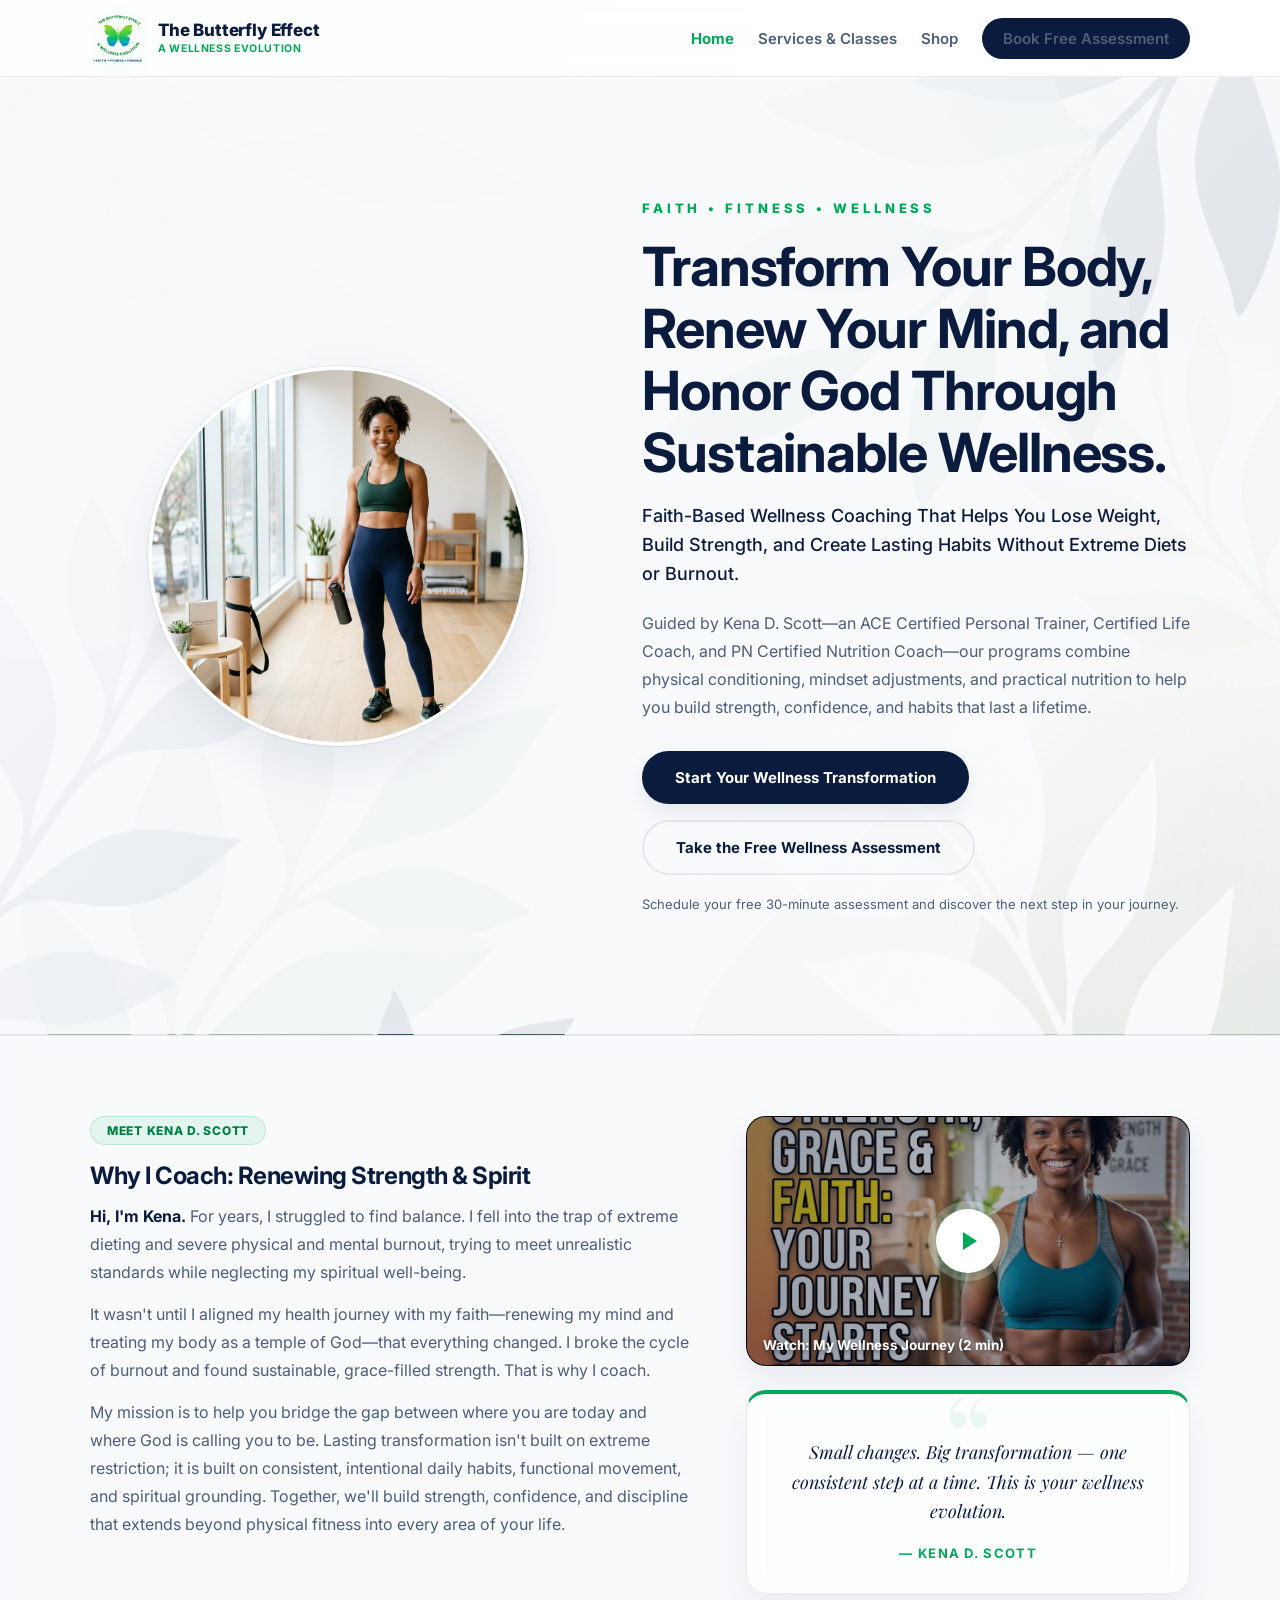
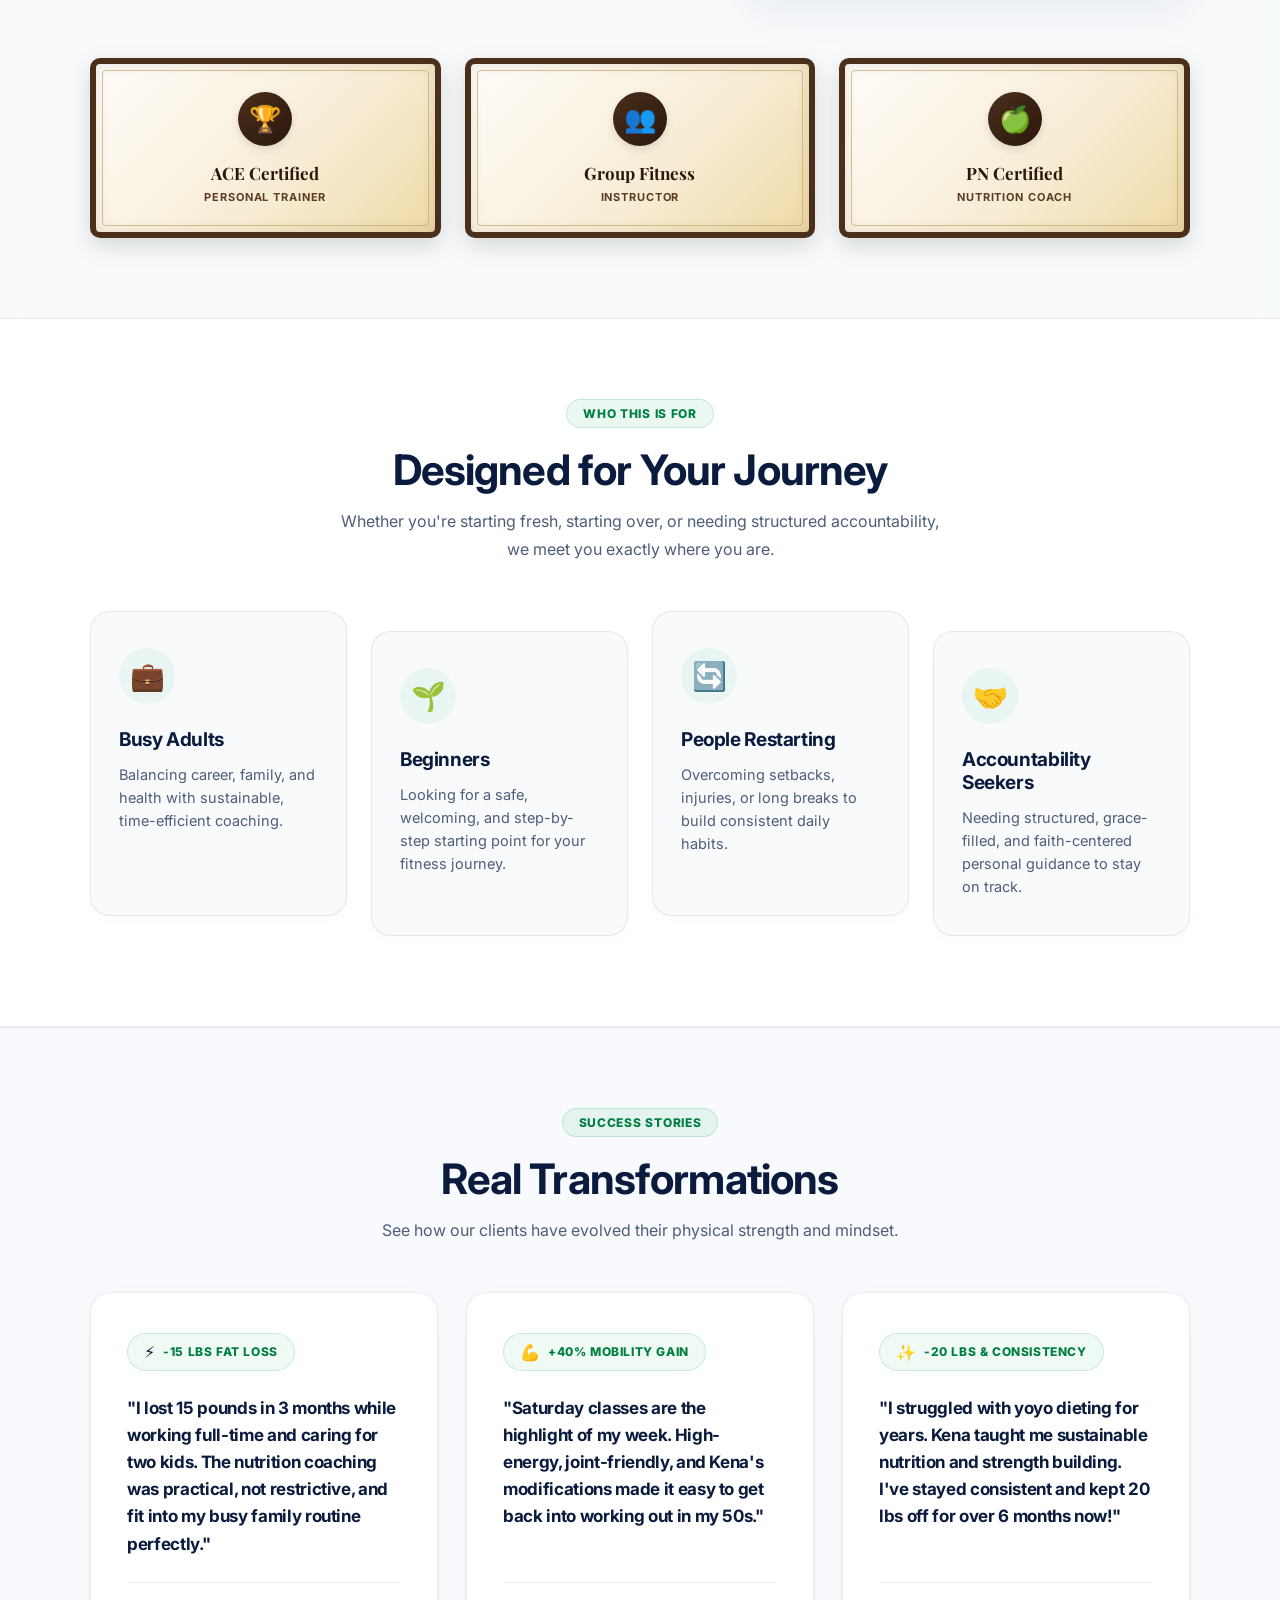
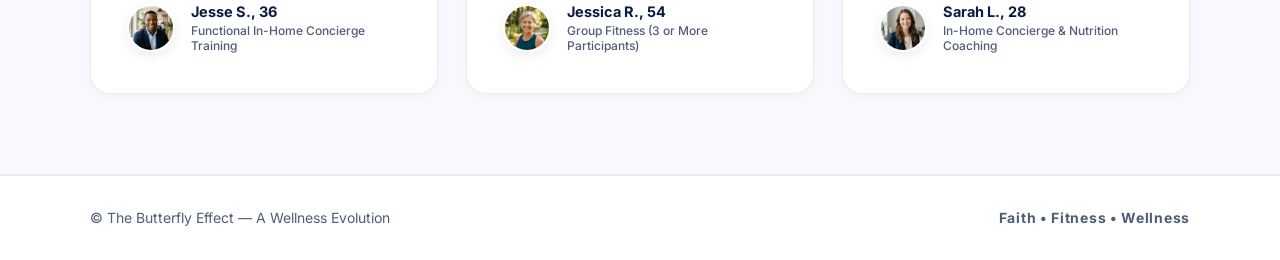
<file: index.html>
<!doctype html>
<html lang="en">
<head>
  <meta charset="UTF-8" />
  <meta name="viewport" content="width=device-width, initial-scale=1" />
  <title>The Butterfly Effect Wellness | A Wellness Evolution</title>

  <meta name="description" content="The Butterfly Effect Wellness — Faith-centered wellness, functional training, nutrition coaching, and wellness coaching with Kena D. Scott." />

  <link rel="preconnect" href="https://fonts.googleapis.com">
  <link rel="preconnect" href="https://fonts.gstatic.com" crossorigin>
  <link href="https://fonts.googleapis.com/css2?family=Playfair+Display:wght@500;600;700&family=Inter:wght@300;400;500;600;700;800&display=swap" rel="stylesheet">

  <link rel="stylesheet" href="styles.css?v=2" />

  <!-- Structured Data (JSON-LD) -->
  <script type="application/ld+json">
  [
    {
      "@context": "https://schema.org",
      "@type": "Organization",
      "@id": "https://butterfly-effect-wellness.com/#organization",
      "name": "The Butterfly Effect Wellness",
      "url": "https://butterfly-effect-wellness.com",
      "logo": {
        "@type": "ImageObject",
        "url": "https://butterfly-effect-wellness.com/assets/images/logo.png",
        "width": "56",
        "height": "56"
      },
      "contactPoint": {
        "@type": "ContactPoint",
        "telephone": "+1-404-217-4467",
        "contactType": "customer service",
        "email": "Emerge2rise@gmail.com"
      },
      "brand": {
        "@type": "Brand",
        "name": "The Butterfly Effect Wellness"
      }
    },
    {
      "@context": "https://schema.org",
      "@type": "LocalBusiness",
      "@id": "https://butterfly-effect-wellness.com/#localbusiness",
      "name": "The Butterfly Effect Wellness",
      "image": "https://butterfly-effect-wellness.com/assets/images/logo.png",
      "url": "https://butterfly-effect-wellness.com",
      "telephone": "+1-404-217-4467",
      "email": "Emerge2rise@gmail.com",
      "priceRange": "$$",
      "address": {
        "@type": "PostalAddress",
        "addressLocality": "Atlanta",
        "addressRegion": "GA",
        "addressCountry": "US"
      },
      "areaServed": {
        "@type": "AdministrativeArea",
        "name": "Atlanta, GA and surrounding areas"
      },
      "knowsAbout": ["Functional Personal Training", "Online Fitness Coaching", "Group Fitness", "Nutrition Coaching"]
    },
    {
      "@context": "https://schema.org",
      "@type": "Person",
      "@id": "https://butterfly-effect-wellness.com/#person",
      "name": "Kena D. Scott",
      "jobTitle": "ACE Certified Personal Trainer, PN Certified Nutrition Coach, Group Fitness Instructor",
      "affiliation": {
        "@type": "Organization",
        "name": "The Butterfly Effect Wellness",
        "url": "https://butterfly-effect-wellness.com"
      },
      "image": "https://butterfly-effect-wellness.com/assets/images/lifestyle.png",
      "url": "https://butterfly-effect-wellness.com",
      "knowsLanguage": "English",
      "hasCredential": [
        {
          "@type": "EducationalOccupationalCredential",
          "name": "ACE Certified Personal Trainer",
          "credentialCategory": "certification"
        },
        {
          "@type": "EducationalOccupationalCredential",
          "name": "PN Certified Nutrition Coach",
          "credentialCategory": "certification"
        },
        {
          "@type": "EducationalOccupationalCredential",
          "name": "Group Fitness Instructor",
          "credentialCategory": "certification"
        }
      ]
    },
    {
      "@context": "https://schema.org",
      "@type": "WebSite",
      "@id": "https://butterfly-effect-wellness.com/#website",
      "url": "https://butterfly-effect-wellness.com",
      "name": "The Butterfly Effect Wellness",
      "publisher": {
        "@type": "Organization",
        "name": "The Butterfly Effect Wellness",
        "logo": {
          "@type": "ImageObject",
          "url": "https://butterfly-effect-wellness.com/assets/images/logo.png"
        }
      }
    },
    {
      "@context": "https://schema.org",
      "@type": "Review",
      "itemReviewed": {
        "@type": "LocalBusiness",
        "name": "The Butterfly Effect Wellness",
        "image": "https://butterfly-effect-wellness.com/assets/images/logo.png",
        "telephone": "+1-404-217-4467"
      },
      "reviewRating": {
        "@type": "Rating",
        "ratingValue": "5",
        "bestRating": "5"
      },
      "author": {
        "@type": "Person",
        "name": "Jesse S."
      },
      "reviewBody": "I lost 15 pounds in 3 months while working full-time and caring for two kids. The nutrition coaching was practical, not restrictive, and fit into my busy family routine perfectly."
    },
    {
      "@context": "https://schema.org",
      "@type": "Review",
      "itemReviewed": {
        "@type": "LocalBusiness",
        "name": "The Butterfly Effect Wellness",
        "image": "https://butterfly-effect-wellness.com/assets/images/logo.png",
        "telephone": "+1-404-217-4467"
      },
      "reviewRating": {
        "@type": "Rating",
        "ratingValue": "5",
        "bestRating": "5"
      },
      "author": {
        "@type": "Person",
        "name": "Jessica R."
      },
      "reviewBody": "Saturday classes are the highlight of my week. High-energy, joint-friendly, and Kena's modifications made it easy to get back into working out in my 50s."
    },
    {
      "@context": "https://schema.org",
      "@type": "Review",
      "itemReviewed": {
        "@type": "LocalBusiness",
        "name": "The Butterfly Effect Wellness",
        "image": "https://butterfly-effect-wellness.com/assets/images/logo.png",
        "telephone": "+1-404-217-4467"
      },
      "reviewRating": {
        "@type": "Rating",
        "ratingValue": "5",
        "bestRating": "5"
      },
      "author": {
        "@type": "Person",
        "name": "Sarah L."
      },
      "reviewBody": "I struggled with yoyo dieting for years. Kena taught me sustainable nutrition and strength building. I've stayed consistent and kept 20 lbs off for over 6 months now!"
    }
  ]
  </script>
</head>

<body>

  <!-- HEADER -->
  <header class="header">
    <div class="container header__inner">
      <a class="brand" href="index.html">
        <!-- Circular SVG logo replaced with the new official logo -->
        <img class="brand__logo" src="assets/images/logo.png" alt="The Butterfly Effect logo" width="56" height="56" />
        <span class="brand__text">
          <span class="brand__name">The Butterfly Effect</span>
          <span class="brand__tag">A Wellness Evolution</span>
        </span>
      </a>

      <button class="nav-toggle" aria-label="Toggle navigation" aria-expanded="false">
        <span></span><span></span><span></span>
      </button>

      <nav class="nav">
        <a href="index.html" class="active">Home</a>
        <a href="services.html">Services &amp; Classes</a>
        <a href="shop.html">Shop</a>
        <a href="book.html" class="btn btn--small">Book Free Assessment</a>
      </nav>
    </div>
  </header>

  <main class="page">

    <!-- HERO SECTION -->
    <section class="section section--hero">
      <div class="container meet-kena-grid">
        <div class="meet-kena__photo-container">
          <div class="meet-kena__photo-wrapper">
            <!-- Lifestyle image used as the main visual -->
            <img
              src="assets/images/lifestyle.png"
              alt="Kena D. Scott — Fitness & Wellness Coaching"
              class="meet-kena__image"
            />
          </div>
        </div>

        <div class="meet-kena__content">
          <span class="hero-pillars">Faith • Fitness • Wellness</span>
          <h1>Transform Your Body, Renew Your Mind, and Honor God Through Sustainable Wellness.</h1>
          <p class="lead">
            Faith-Based Wellness Coaching That Helps You Lose Weight, Build Strength, and Create Lasting Habits Without Extreme Diets or Burnout.
          </p>
          <p>
            Guided by Kena D. Scott—an ACE Certified Personal Trainer, Certified Life Coach, and PN Certified Nutrition Coach—our programs combine physical conditioning, mindset adjustments, and practical nutrition to help you build strength, confidence, and habits that last a lifetime.
          </p>

          <div class="meet-kena__cta-group">
            <div class="hero-cta-buttons" style="display: flex; gap: 16px; flex-wrap: wrap; margin-bottom: 10px; width: 100%;">
              <a class="btn" href="book.html">Start Your Wellness Transformation</a>
              <a class="btn btn--ghost" href="services.html#wellness-assessment">
                Take the Free Wellness Assessment
              </a>
            </div>
            <p class="cta-subtext">Schedule your free 30-minute assessment and discover the next step in your journey.</p>
          </div>
        </div>
      </div>
    </section>

    <!-- MEET KENA / BIO SECTION -->
    <section class="section section--alt section--bio">
      <div class="container">
        <div class="meet-kena-grid meet-kena-grid--bio">
          <div class="meet-kena__content">
            <span class="pill">Meet Kena D. Scott</span>
            <h2>Why I Coach: Renewing Strength &amp; Spirit</h2>
            <p>
              <strong>Hi, I'm Kena.</strong> For years, I struggled to find balance. I fell into the trap of extreme dieting and severe physical and mental burnout, trying to meet unrealistic standards while neglecting my spiritual well-being. 
            </p>
            <p>
              It wasn't until I aligned my health journey with my faith—renewing my mind and treating my body as a temple of God—that everything changed. I broke the cycle of burnout and found sustainable, grace-filled strength. That is why I coach.
            </p>
            <p>
              My mission is to help you bridge the gap between where you are today and where God is calling you to be. Lasting transformation isn't built on extreme restriction; it is built on consistent, intentional daily habits, functional movement, and spiritual grounding. Together, we'll build strength, confidence, and discipline that extends beyond physical fitness into every area of your life.
            </p>
          </div>

          <div class="meet-kena__media-container">
            <!-- Welcome Video Thumbnail Card -->
            <div class="welcome-video-card" id="openVideoBtn">
              <img src="assets/images/video_thumbnail.png" alt="Watch Kena's Welcome Video" class="welcome-video-card__thumbnail" />
              <div class="welcome-video-card__overlay">
                <div class="play-button-glow"></div>
                <button class="welcome-video-card__play" aria-label="Play welcome video">
                  <svg viewBox="0 0 24 24" fill="currentColor" class="play-icon-svg">
                    <polygon points="5 3 19 12 5 21 5 3"></polygon>
                  </svg>
                </button>
              </div>
              <span class="welcome-video-card__label">Watch: My Wellness Journey (2 min)</span>
            </div>
            
            <div class="meet-kena__quote-card meet-kena__quote-card--small">
              <span class="quote-mark">“</span>
              <blockquote>
                Small changes. Big transformation — one consistent step at a time. This is your wellness evolution.
              </blockquote>
              <cite>— Kena D. Scott</cite>
            </div>
          </div>
        </div>

        <!-- Credentials Badge Matrix (Responsive 3-column Grid) -->
        <div class="credentials-matrix">
          <div class="matrix-card">
            <div class="matrix-card__icon">🏆</div>
            <div class="matrix-card__content">
              <span class="matrix-card__title">ACE Certified</span>
              <span class="matrix-card__subtitle">Personal Trainer</span>
            </div>
          </div>
          <div class="matrix-card">
            <div class="matrix-card__icon">👥</div>
            <div class="matrix-card__content">
              <span class="matrix-card__title">Group Fitness</span>
              <span class="matrix-card__subtitle">Instructor</span>
            </div>
          </div>
          <div class="matrix-card">
            <div class="matrix-card__icon">🍏</div>
            <div class="matrix-card__content">
              <span class="matrix-card__title">PN Certified</span>
              <span class="matrix-card__subtitle">Nutrition Coach</span>
            </div>
          </div>
        </div>
      </div>
    </section>

    <!-- TARGET AUDIENCE: WHO THIS IS FOR -->
    <section class="section section--who-for">
      <div class="container">
        <div class="section__head text-center">
          <span class="pill">Who This Is For</span>
          <h2>Designed for Your Journey</h2>
          <p>Whether you're starting fresh, starting over, or needing structured accountability, we meet you exactly where you are.</p>
        </div>

        <div class="who-for-grid">
          <div class="who-for-card">
            <div class="who-for-card__icon">💼</div>
            <h4>Busy Adults</h4>
            <p>Balancing career, family, and health with sustainable, time-efficient coaching.</p>
          </div>

          <div class="who-for-card">
            <div class="who-for-card__icon">🌱</div>
            <h4>Beginners</h4>
            <p>Looking for a safe, welcoming, and step-by-step starting point for your fitness journey.</p>
          </div>

          <div class="who-for-card">
            <div class="who-for-card__icon">🔄</div>
            <h4>People Restarting</h4>
            <p>Overcoming setbacks, injuries, or long breaks to build consistent daily habits.</p>
          </div>

          <div class="who-for-card">
            <div class="who-for-card__icon">🤝</div>
            <h4>Accountability Seekers</h4>
            <p>Needing structured, grace-filled, and faith-centered personal guidance to stay on track.</p>
          </div>
        </div>
      </div>
    </section>



    <!-- TRANSFORMATIONS SECTION -->
    <section class="section section--transformations">
      <div class="container">
        <div class="section__head text-center">
          <span class="pill">Success Stories</span>
          <h2>Real Transformations</h2>
          <p>See how our clients have evolved their physical strength and mindset.</p>
        </div>
        
        <div class="transformations-grid">
          <!-- CARD 1: Jesse S. -->
          <div class="card transformation-card">
            <div class="transformation-card__top">
              <div class="transformation-badge">
                <span class="badge-icon">⚡</span>
                <span class="badge-text">-15 lbs Fat Loss</span>
              </div>
            </div>
            <h4 class="transformation-anchor-quote">
              "I lost 15 pounds in 3 months while working full-time and caring for two kids. The nutrition coaching was practical, not restrictive, and fit into my busy family routine perfectly."
            </h4>
            <div class="transformation-footer">
              <img src="assets/images/client_jesse.png" alt="Jesse S. Portrait" class="client-avatar" />
              <div class="client-info">
                <span class="client-name">Jesse S., 36</span>
                <span class="client-track">Functional In-Home Concierge Training</span>
              </div>
            </div>
          </div>
          
          <!-- CARD 3: Jessica R. -->
          <div class="card transformation-card">
            <div class="transformation-card__top">
              <div class="transformation-badge">
                <span class="badge-icon">💪</span>
                <span class="badge-text">+40% Mobility Gain</span>
              </div>
            </div>
            <h4 class="transformation-anchor-quote">
              "Saturday classes are the highlight of my week. High-energy, joint-friendly, and Kena's modifications made it easy to get back into working out in my 50s."
            </h4>
            <div class="transformation-footer">
              <img src="assets/images/client_jessica.png" alt="Jessica R. Portrait" class="client-avatar" />
              <div class="client-info">
                <span class="client-name">Jessica R., 54</span>
                <span class="client-track">Group Fitness (3 or More Participants)</span>
              </div>
            </div>
          </div>

          <!-- CARD 4: Sarah L. -->
          <div class="card transformation-card">
            <div class="transformation-card__top">
              <div class="transformation-badge">
                <span class="badge-icon">✨</span>
                <span class="badge-text">-20 lbs &amp; Consistency</span>
              </div>
            </div>
            <h4 class="transformation-anchor-quote">
              "I struggled with yoyo dieting for years. Kena taught me sustainable nutrition and strength building. I've stayed consistent and kept 20 lbs off for over 6 months now!"
            </h4>
            <div class="transformation-footer">
              <img src="assets/images/client_sarah.png" alt="Sarah L. Portrait" class="client-avatar" />
              <div class="client-info">
                <span class="client-name">Sarah L., 28</span>
                <span class="client-track">In-Home Concierge &amp; Nutrition Coaching</span>
              </div>
            </div>
          </div>
        </div>
      </div>
    </section>

    <!-- FOOTER -->
    <footer class="footer">
      <div class="container footer__inner">
        <p>© <span id="year"></span> The Butterfly Effect — A Wellness Evolution</p>
        <p class="footer-pillars">Faith • Fitness • Wellness</p>
      </div>
    </footer>

  </main>

  <!-- VIDEO MODAL OVERLAY -->
  <div class="video-modal" id="videoModal" aria-hidden="true" role="dialog">
    <div class="video-modal__overlay" id="videoModalOverlay"></div>
    <div class="video-modal__container">
      <button class="video-modal__close" id="closeVideoBtn" aria-label="Close video player">&times;</button>
      <div class="video-modal__player">
        <!-- Interactive demo custom HTML5 video component -->
        <video class="video-player-element" id="welcomeVideo" controls poster="assets/images/video_thumbnail.png">
          <!-- Short sample video from a public CDN to make it fully functional -->
          <source src="https://assets.mixkit.co/videos/preview/mixkit-woman-doing-yoga-outdoors-in-the-sun-43224-large.mp4" type="video/mp4">
          Your browser does not support the video tag.
        </video>
        <div class="mock-video-overlay" id="mockVideoOverlay">
          <div class="mock-video-logo">
            <img src="assets/images/logo.png" alt="Logo" width="56" height="56" />
          </div>
          <p class="mock-video-title">Welcome to The Butterfly Effect Wellness</p>
          <p class="mock-video-desc">Watch a short message of faith, fitness, and renewal from Coach Kena D. Scott.</p>
          <button class="btn btn-mock-play" id="startMockVideoBtn">
            <svg viewBox="0 0 24 24" fill="currentColor" style="width: 18px; height: 18px; margin-right: 6px;">
              <polygon points="5 3 19 12 5 21 5 3"></polygon>
            </svg>
            Play Message
          </button>
        </div>
      </div>
    </div>
  </div>

  <script src="script.js"></script>
  <script src="calculator.js"></script>

</body>
</html>
</file>
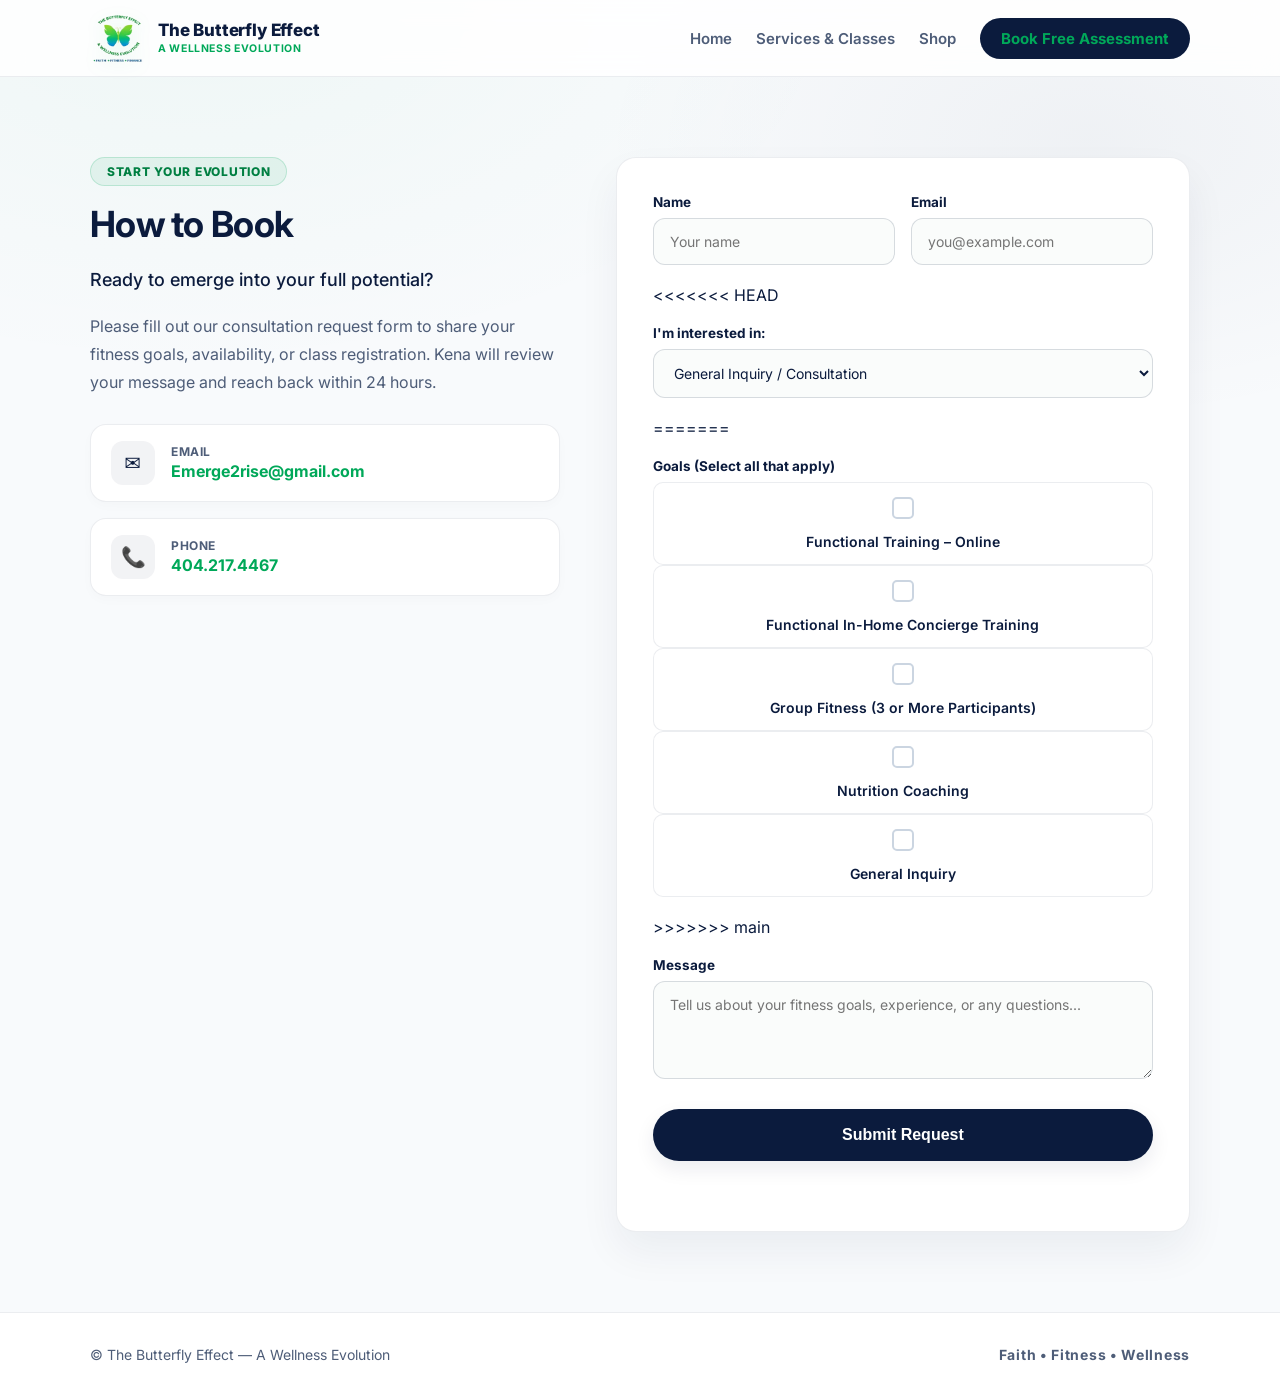
<file: book.html>
<!doctype html>
<html lang="en">
<head>
  <meta charset="UTF-8" />
  <meta name="viewport" content="width=device-width, initial-scale=1" />
  <title>Book a Consultation | The Butterfly Effect Wellness</title>

  <meta name="description" content="Book a free assessment or consultation for functional online training, in-home concierge training, group fitness, and nutrition coaching with Kena D. Scott." />

  <link rel="preconnect" href="https://fonts.googleapis.com">
  <link rel="preconnect" href="https://fonts.gstatic.com" crossorigin>
  <link href="https://fonts.googleapis.com/css2?family=Playfair+Display:wght@500;600;700&family=Inter:wght@300;400;500;600;700;800&display=swap" rel="stylesheet">

  <link rel="stylesheet" href="styles.css?v=2" />

  <!-- Structured Data (JSON-LD) -->
  <script type="application/ld+json">
  {
    "@context": "https://schema.org",
    "@type": "BreadcrumbList",
    "itemListElement": [
      {
        "@type": "ListItem",
        "position": 1,
        "name": "Home",
        "item": "https://butterfly-effect-wellness.com/index.html"
      },
      {
        "@type": "ListItem",
        "position": 2,
        "name": "Book Free Assessment",
        "item": "https://butterfly-effect-wellness.com/book.html"
      }
    ]
  }
  </script>
</head>

<body>

  <!-- HEADER -->
  <header class="header">
    <div class="container header__inner">
      <a class="brand" href="index.html">
        <!-- Circular SVG logo replaced with the new official logo -->
        <img class="brand__logo" src="assets/images/logo.png" alt="The Butterfly Effect logo" width="56" height="56" />
        <span class="brand__text">
          <span class="brand__name">The Butterfly Effect</span>
          <span class="brand__tag">A Wellness Evolution</span>
        </span>
      </a>

      <button class="nav-toggle" aria-label="Toggle navigation" aria-expanded="false">
        <span></span><span></span><span></span>
      </button>

      <nav class="nav">
        <a href="index.html">Home</a>
        <a href="services.html">Services &amp; Classes</a>
        <a href="shop.html">Shop</a>
        <a href="book.html" class="active btn btn--small">Book Free Assessment</a>
      </nav>
    </div>
  </header>

  <main class="page">

    <!-- BOOKING SECTION -->
    <section class="section section--contact">
      <div class="container contact-grid">
        <div class="contact-info">
          <span class="pill">Start Your Evolution</span>
          <h2>How to Book</h2>
          <p class="lead">Ready to emerge into your full potential?</p>
          <p>
            Please fill out our consultation request form to share your fitness goals, availability, 
            or class registration. Kena will review your message and reach back within 24 hours.
          </p>

          <div class="mini-contact-cards">
            <div class="mini-contact">
              <div class="mini-icon">✉️</div>
              <div class="mini-details">
                <span class="mini-label">Email</span>
                <a href="mailto:Emerge2rise@gmail.com">Emerge2rise@gmail.com</a>
              </div>
            </div>

            <div class="mini-contact">
              <div class="mini-icon">📞</div>
              <div class="mini-details">
                <span class="mini-label">Phone</span>
                <a href="tel:4042174467">404.217.4467</a>
              </div>
            </div>
          </div>
        </div>

        <form class="form booking-form" id="leadForm">
          <div class="form-row">
            <label>
              Name
              <input required type="text" placeholder="Your name" />
            </label>
            <label>
              Email
              <input required type="email" placeholder="you@example.com" />
            </label>
          </div>

<<<<<<< HEAD
          <label>
            I'm interested in:
            <select id="serviceSelect" name="service">
              <option value="General Inquiry">General Inquiry / Consultation</option>
              <option value="Free Assessment">Free Wellness Assessment</option>
              <option value="Personal Training">Functional Personal Training</option>
              <option value="In-Home Concierge">In-Home Concierge Training</option>
              <option value="Group Fitness">Group Fitness / Saturday Class</option>
              <option value="Wellness Coaching">Life Coaching / Wellness</option>
              <option value="Nutrition Coaching">Nutrition Coaching</option>
              <option value="Online Coaching">Online Coaching</option>
              <option value="Faith-Based Financial Coaching">Faith-Based Financial Coaching</option>
            </select>
          </label>
=======
          <div class="form-group" style="display: flex; flex-direction: column; gap: 8px;">
            <span class="form-label" style="font-size: 13.5px; font-weight: 700; color: var(--brand);">Goals (Select all that apply)</span>
            <div class="goals-checklist" role="group" aria-label="Goals selection">
              <label class="goal-checkbox-card">
                <input type="checkbox" name="goals" value="Functional Training – Online" class="goal-checkbox" />
                <span class="goal-checkbox-custom"></span>
                <span class="goal-card-text">Functional Training – Online</span>
              </label>
              <label class="goal-checkbox-card">
                <input type="checkbox" name="goals" value="Functional In-Home Concierge Training" class="goal-checkbox" />
                <span class="goal-checkbox-custom"></span>
                <span class="goal-card-text">Functional In-Home Concierge Training</span>
              </label>
              <label class="goal-checkbox-card">
                <input type="checkbox" name="goals" value="Group Fitness (3 or More Participants)" class="goal-checkbox" />
                <span class="goal-checkbox-custom"></span>
                <span class="goal-card-text">Group Fitness (3 or More Participants)</span>
              </label>
              <label class="goal-checkbox-card">
                <input type="checkbox" name="goals" value="Nutrition Coaching" class="goal-checkbox" />
                <span class="goal-checkbox-custom"></span>
                <span class="goal-card-text">Nutrition Coaching</span>
              </label>
              <label class="goal-checkbox-card">
                <input type="checkbox" name="goals" value="General Inquiry" class="goal-checkbox" />
                <span class="goal-checkbox-custom"></span>
                <span class="goal-card-text">General Inquiry</span>
              </label>
            </div>
          </div>

          <!-- Selected Goals Chips Container -->
          <div id="selected-goals-container" style="display: none; flex-direction: column; gap: 4px; margin-top: 8px;">
            <span class="form-label" style="font-size: 12.5px; font-weight: 700; color: var(--brand);">Selected:</span>
            <div id="selected-goals-chips" class="selected-chips" aria-live="polite"></div>
          </div>

          <!-- Goal Prioritization List Container -->
          <div id="prioritization-container" style="display: none; flex-direction: column; gap: 10px; margin-top: 16px;">
            <span class="form-label" style="font-size: 13.5px; font-weight: 700; color: var(--brand);">Prioritize Your Goals (Drag to reorder or use rankings)</span>
            <div id="prioritized-goals-list" class="priority-list" role="list"></div>
          </div>
>>>>>>> main

          <label>
            Message
            <textarea id="booking-message" rows="4" placeholder="Tell us about your fitness goals, experience, or any questions..."></textarea>
          </label>

          <button class="btn btn-submit" type="submit">Submit Request</button>
          <p id="formNote"></p>
        </form>
      </div>
    </section>

    <!-- FOOTER -->
    <footer class="footer">
      <div class="container footer__inner">
        <p>© <span id="year"></span> The Butterfly Effect — A Wellness Evolution</p>
        <p class="footer-pillars">Faith • Fitness • Wellness</p>
      </div>
    </footer>

  </main>

  <script src="script.js"></script>

</body>
</html>
</file>
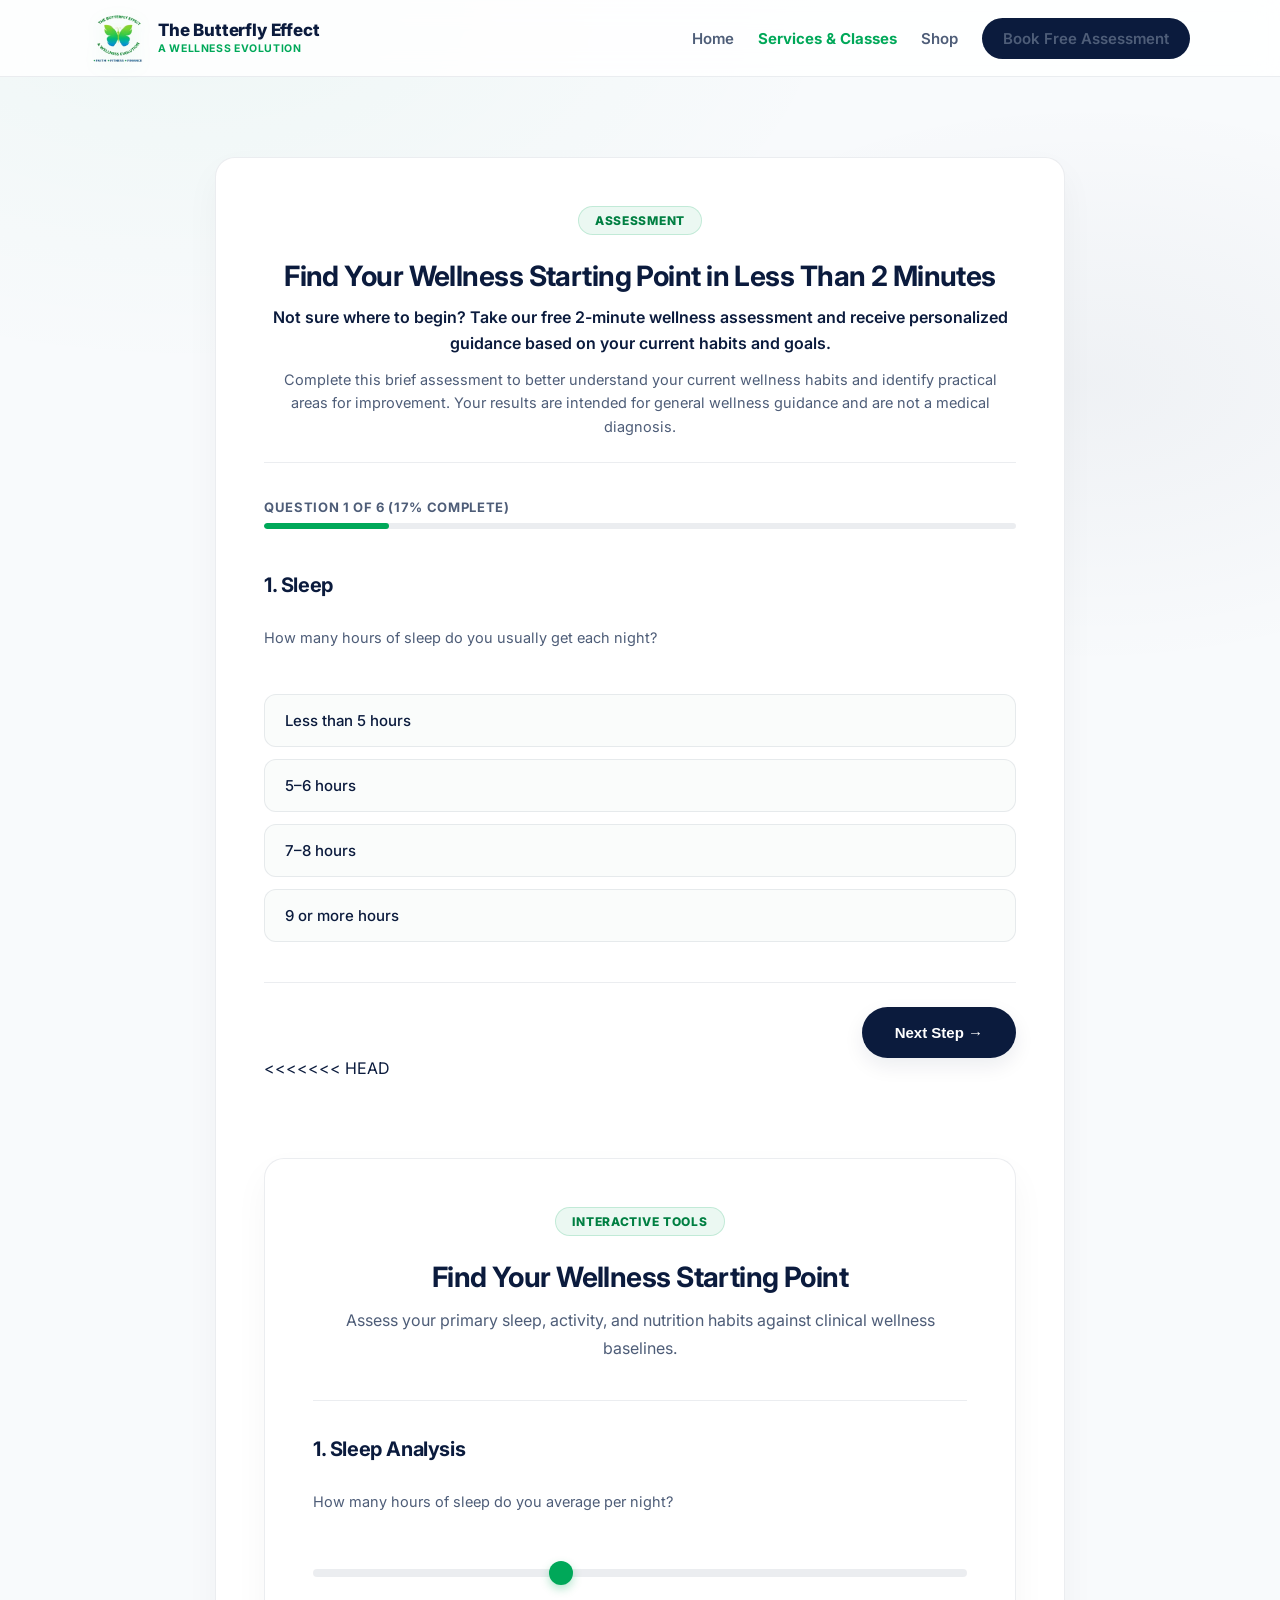
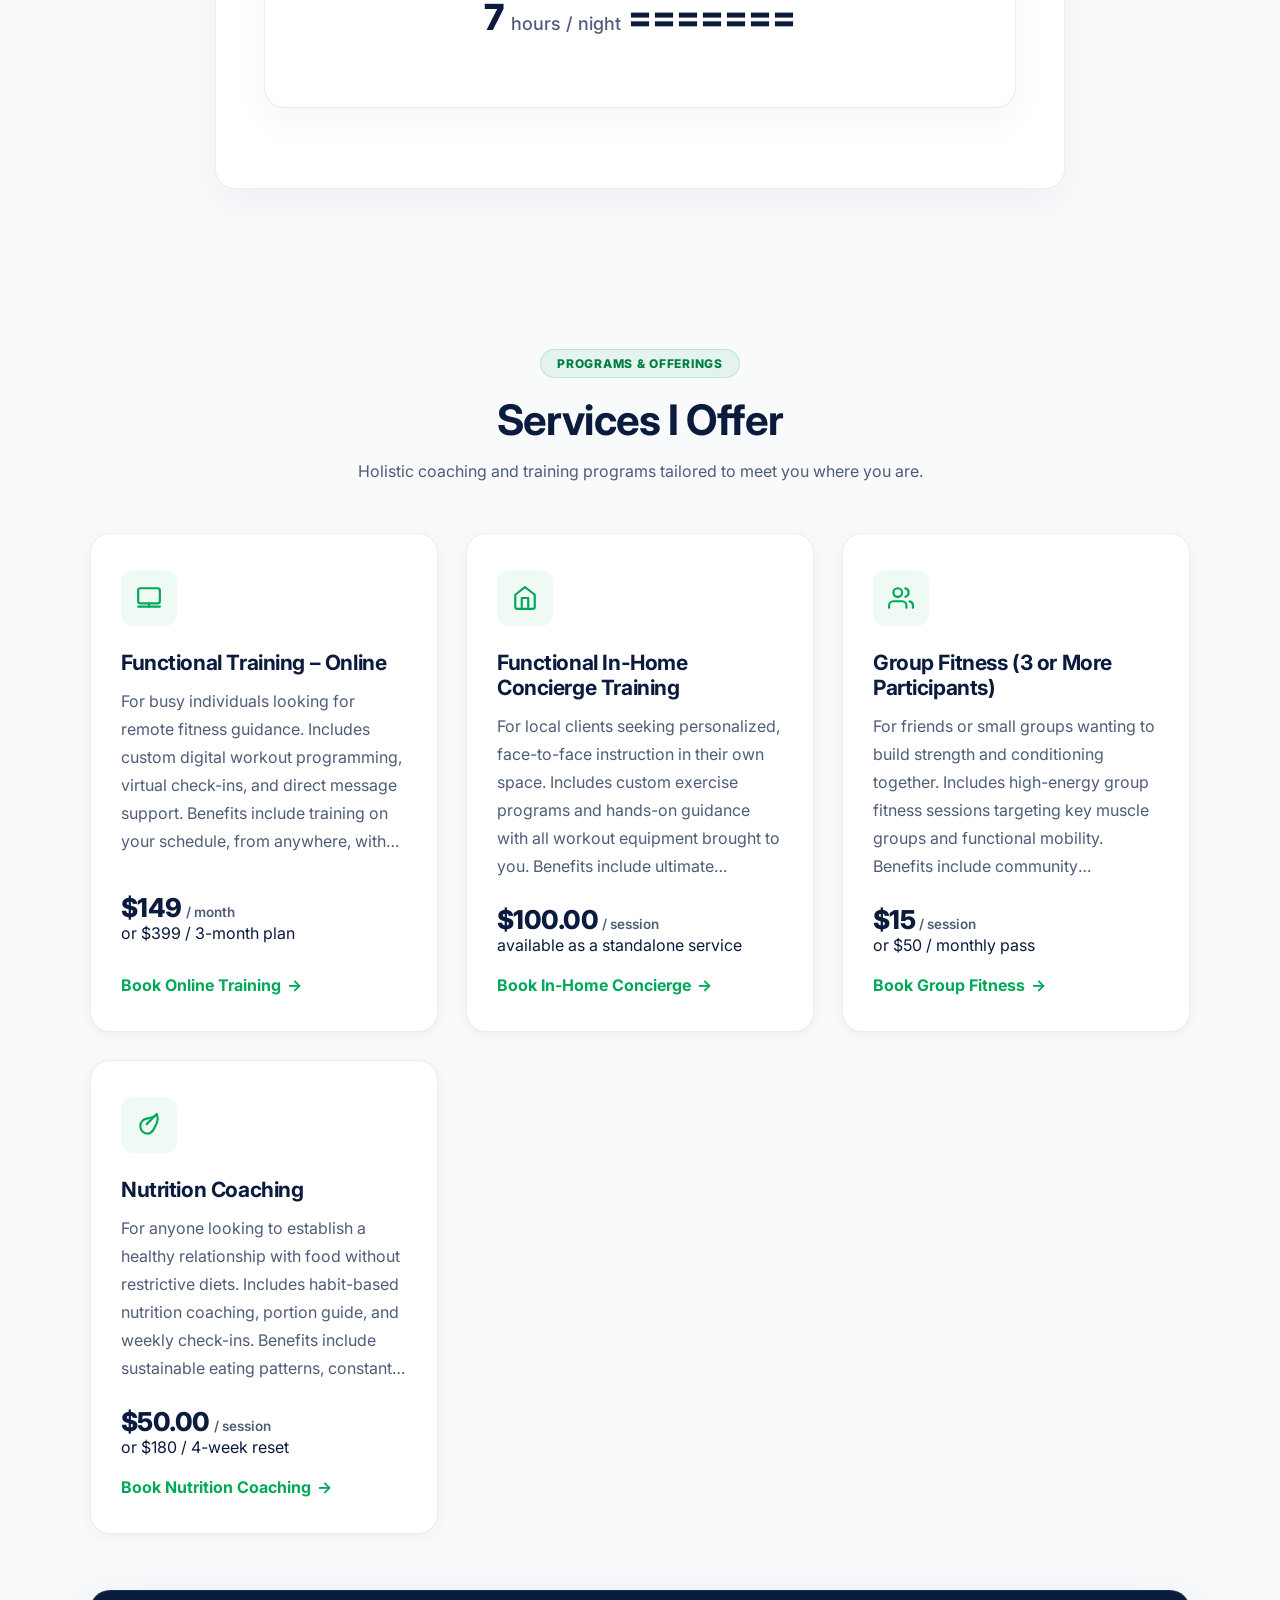
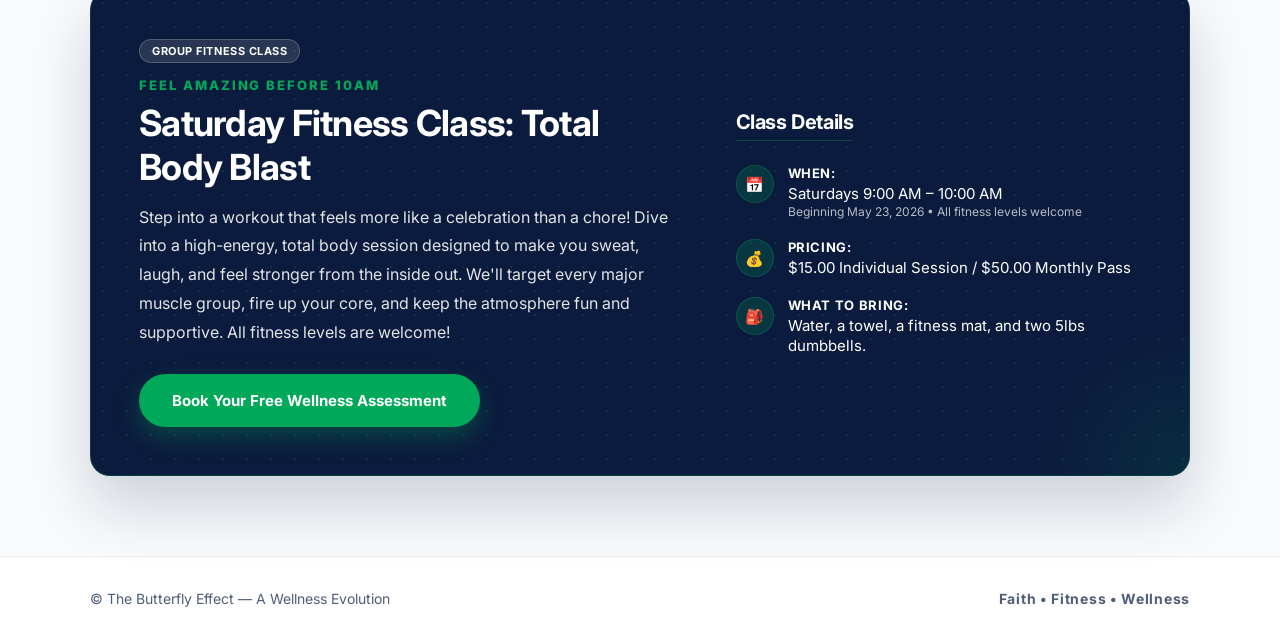
<file: services.html>
<!doctype html>
<html lang="en">
<head>
  <meta charset="UTF-8" />
  <meta name="viewport" content="width=device-width, initial-scale=1" />
  <title>Services &amp; Classes | The Butterfly Effect Wellness</title>

  <meta name="description" content="Explore functional online training, in-home concierge training, group fitness, and nutrition coaching programs led by Kena D. Scott." />

  <link rel="preconnect" href="https://fonts.googleapis.com">
  <link rel="preconnect" href="https://fonts.gstatic.com" crossorigin>
  <link href="https://fonts.googleapis.com/css2?family=Playfair+Display:wght@500;600;700&family=Inter:wght@300;400;500;600;700;800&display=swap" rel="stylesheet">

  <link rel="stylesheet" href="styles.css?v=2" />

  <!-- Structured Data (JSON-LD) -->
  <script type="application/ld+json">
  [
    {
      "@context": "https://schema.org",
      "@type": "BreadcrumbList",
      "itemListElement": [
        {
          "@type": "ListItem",
          "position": 1,
          "name": "Home",
          "item": "https://butterfly-effect-wellness.com/index.html"
        },
        {
          "@type": "ListItem",
          "position": 2,
          "name": "Services & Classes",
          "item": "https://butterfly-effect-wellness.com/services.html"
        }
      ]
    },
    {
      "@context": "https://schema.org",
      "@type": "Service",
      "name": "Functional Training – Online",
      "description": "Virtual coaching and training sessions. Designed for busy individuals or remote clients seeking maximum scheduling flexibility. This program includes a customized training plan delivered digitally, virtual check-ins, and ongoing accountability.",
      "provider": {
        "@type": "LocalBusiness",
        "name": "The Butterfly Effect Wellness",
        "url": "https://butterfly-effect-wellness.com"
      }
    },
    {
      "@context": "https://schema.org",
      "@type": "Service",
      "name": "Functional In-Home Concierge Training",
      "description": "Personalized training at the client's home. We bring the equipment, customized programs, and hands-on guidance directly to your living room. The primary benefits include personalized attention, saved travel time, and guided safety.",
      "provider": {
        "@type": "LocalBusiness",
        "name": "The Butterfly Effect Wellness",
        "url": "https://butterfly-effect-wellness.com"
      },
      "areaServed": {
        "@type": "AdministrativeArea",
        "name": "Atlanta, GA and surrounding areas"
      }
    },
    {
      "@context": "https://schema.org",
      "@type": "Service",
      "name": "Group Fitness (3 or More Participants)",
      "description": "Group fitness training to build strength, mobility, and community. Perfect for small groups of friends, family members, or co-workers looking to stay active together.",
      "provider": {
        "@type": "LocalBusiness",
        "name": "The Butterfly Effect Wellness",
        "url": "https://butterfly-effect-wellness.com"
      }
    },
    {
      "@context": "https://schema.org",
      "@type": "Service",
      "name": "Nutrition Coaching",
      "description": "Practical eating strategies and portion guidance focused on consistency, habit development, and sustainable choices. Ideal for anyone looking to build a healthy relationship with food.",
      "provider": {
        "@type": "LocalBusiness",
        "name": "The Butterfly Effect Wellness",
        "url": "https://butterfly-effect-wellness.com"
      }
    }
  ]
  </script>
</head>

<body>

  <!-- HEADER -->
  <header class="header">
    <div class="container header__inner">
      <a class="brand" href="index.html">
        <!-- Circular SVG logo replaced with the new official logo -->
        <img class="brand__logo" src="assets/images/logo.png" alt="The Butterfly Effect logo" width="56" height="56" />
        <span class="brand__text">
          <span class="brand__name">The Butterfly Effect</span>
          <span class="brand__tag">A Wellness Evolution</span>
        </span>
      </a>

      <button class="nav-toggle" aria-label="Toggle navigation" aria-expanded="false">
        <span></span><span></span><span></span>
      </button>

      <nav class="nav">
        <a href="index.html">Home</a>
        <a href="services.html" class="active">Services &amp; Classes</a>
        <a href="shop.html">Shop</a>
        <a href="book.html" class="btn btn--small">Book Free Assessment</a>
      </nav>
    </div>
  </header>

  <main class="page">

    <!-- NEW FITNESS & WELLNESS ASSESSMENT SECTION -->
    <section id="wellness-assessment" class="section assessment-section">
      <div class="container">
        <div class="calculator-container" id="wellness-calculator">
          <div class="calculator-header">
            <span class="pill">Assessment</span>
            <h3>Find Your Wellness Starting Point in Less Than 2 Minutes</h3>
            <p class="assessment-callout">Not sure where to begin? Take our free 2-minute wellness assessment and receive personalized guidance based on your current habits and goals.</p>
            <p class="assessment-disclaimer">Complete this brief assessment to better understand your current wellness habits and identify practical areas for improvement. Your results are intended for general wellness guidance and are not a medical diagnosis.</p>
          </div>
          
          <div class="calculator-steps">
            <!-- STEP 1: Sleep -->
            <div class="calculator-step active" data-step="1">
              <div class="progress-container">
                <span class="progress-text">Question 1 of 6 (17% Complete)</span>
                <div class="progress-bar-bg">
                  <div class="progress-bar-fill" style="width: 16.67%;"></div>
                </div>
              </div>
              <h4>1. Sleep</h4>
              <p class="step-desc">How many hours of sleep do you usually get each night?</p>
              <div class="assessment-options">
                <label class="option-card-label">
                  <input type="radio" name="sleep" value="less-than-5" class="option-radio">
                  <span class="option-card-content">Less than 5 hours</span>
                </label>
                <label class="option-card-label">
                  <input type="radio" name="sleep" value="5-6" class="option-radio">
                  <span class="option-card-content">5–6 hours</span>
                </label>
                <label class="option-card-label">
                  <input type="radio" name="sleep" value="7-8" class="option-radio">
                  <span class="option-card-content">7–8 hours</span>
                </label>
                <label class="option-card-label">
                  <input type="radio" name="sleep" value="9+" class="option-radio">
                  <span class="option-card-content">9 or more hours</span>
                </label>
              </div>
              <p class="validation-message" hidden aria-live="polite"></p>
              <div class="calculator-nav">
                <button type="button" class="btn btn-calc-next">Next Step &rarr;</button>
              </div>
            </div>

            <!-- STEP 2: Exercise frequency -->
            <div class="calculator-step" data-step="2">
              <div class="progress-container">
                <span class="progress-text">Question 2 of 6 (33% Complete)</span>
                <div class="progress-bar-bg">
                  <div class="progress-bar-fill" style="width: 33.33%;"></div>
                </div>
              </div>
              <h4>2. Exercise Frequency</h4>
              <p class="step-desc">How often do you currently exercise?</p>
              <div class="assessment-options">
                <label class="option-card-label">
                  <input type="radio" name="exercise" value="rarely-never" class="option-radio">
                  <span class="option-card-content">Rarely or never</span>
                </label>
                <label class="option-card-label">
                  <input type="radio" name="exercise" value="1-2" class="option-radio">
                  <span class="option-card-content">1–2 days per week</span>
                </label>
                <label class="option-card-label">
                  <input type="radio" name="exercise" value="3-4" class="option-radio">
                  <span class="option-card-content">3–4 days per week</span>
                </label>
                <label class="option-card-label">
                  <input type="radio" name="exercise" value="5+" class="option-radio">
                  <span class="option-card-content">5 or more days per week</span>
                </label>
              </div>
              <p class="validation-message" hidden aria-live="polite"></p>
              <div class="calculator-nav">
                <button type="button" class="btn btn--ghost btn-calc-prev">&larr; Back</button>
                <button type="button" class="btn btn-calc-next">Next Step &rarr;</button>
              </div>
            </div>

<<<<<<< HEAD
        <!-- INTERACTIVE WELLNESS STARTING POINT WIDGET -->
        <div class="calculator-wrapper interactive-tools-container" id="calculator">
          <div class="calculator-container" id="wellness-calculator">
            <div class="calculator-header">
              <span class="pill">Interactive Tools</span>
              <h3>Find Your Wellness Starting Point</h3>
              <p>Assess your primary sleep, activity, and nutrition habits against clinical wellness baselines.</p>
            </div>
            
            <div class="calculator-steps">
              <!-- STEP 1: Sleep Analysis -->
              <div class="calculator-step active" data-step="1">
                <h4>1. Sleep Analysis</h4>
                <p class="step-desc">How many hours of sleep do you average per night?</p>
                <div class="range-container">
                  <input type="range" id="sleep-input" min="4" max="12" value="7" step="0.5" class="calc-slider" />
                  <div class="range-readout">
                    <span id="sleep-readout">7</span> <span class="range-unit">hours / night</span>
=======
            <!-- STEP 3: Nutrition habits -->
            <div class="calculator-step" data-step="3">
              <div class="progress-container">
                <span class="progress-text">Question 3 of 6 (50% Complete)</span>
                <div class="progress-bar-bg">
                  <div class="progress-bar-fill" style="width: 50%;"></div>
                </div>
              </div>
              <h4>3. Nutrition Habits</h4>
              <p class="step-desc">How would you describe your current nutrition habits?</p>
              <div class="assessment-options">
                <label class="option-card-label">
                  <input type="radio" name="nutrition" value="processed" class="option-radio">
                  <span class="option-card-content">I often skip meals or rely heavily on processed foods</span>
                </label>
                <label class="option-card-label">
                  <input type="radio" name="nutrition" value="inconsistent" class="option-radio">
                  <span class="option-card-content">My eating habits are inconsistent</span>
                </label>
                <label class="option-card-label">
                  <input type="radio" name="nutrition" value="balanced" class="option-radio">
                  <span class="option-card-content">I usually eat balanced meals</span>
                </label>
                <label class="option-card-label">
                  <input type="radio" name="nutrition" value="intentional" class="option-radio">
                  <span class="option-card-content">I consistently follow a balanced and intentional nutrition plan</span>
                </label>
              </div>
              <div class="optional-nutrition-text" style="margin-top: 16px; width: 100%;">
                <label for="nutrition-details" style="display: block; font-size: 14px; font-weight: 600; color: var(--brand); margin-bottom: 8px;">Tell us more about your current nutrition habits (optional)</label>
                <textarea id="nutrition-details" name="nutrition_details" rows="3" class="calc-textarea" placeholder="Share any specific dietary goals, challenges, or patterns..." style="width: 100%; border-radius: 12px; border: 1px solid var(--line); padding: 12px; font-family: inherit; font-size: 14px; outline: none;"></textarea>
              </div>
              <p class="validation-message" hidden aria-live="polite"></p>
              <div class="calculator-nav">
                <button type="button" class="btn btn--ghost btn-calc-prev">&larr; Back</button>
                <button type="button" class="btn btn-calc-next">Next Step &rarr;</button>
              </div>
            </div>

            <!-- STEP 4: Water intake -->
            <div class="calculator-step" data-step="4">
              <div class="progress-container">
                <span class="progress-text">Question 4 of 6 (67% Complete)</span>
                <div class="progress-bar-bg">
                  <div class="progress-bar-fill" style="width: 66.67%;"></div>
                </div>
              </div>
              <h4>4. Water Intake</h4>
              <p class="step-desc">How much water do you usually drink each day?</p>
              <div class="assessment-options">
                <label class="option-card-label">
                  <input type="radio" name="water" value="less-than-2" class="option-radio">
                  <span class="option-card-content">Less than 2 cups</span>
                </label>
                <label class="option-card-label">
                  <input type="radio" name="water" value="2-4" class="option-radio">
                  <span class="option-card-content">2–4 cups</span>
                </label>
                <label class="option-card-label">
                  <input type="radio" name="water" value="5-7" class="option-radio">
                  <span class="option-card-content">5–7 cups</span>
                </label>
                <label class="option-card-label">
                  <input type="radio" name="water" value="8+" class="option-radio">
                  <span class="option-card-content">8 or more cups</span>
                </label>
              </div>
              <p class="validation-message" hidden aria-live="polite"></p>
              <div class="calculator-nav">
                <button type="button" class="btn btn--ghost btn-calc-prev">&larr; Back</button>
                <button type="button" class="btn btn-calc-next">Next Step &rarr;</button>
              </div>
            </div>

            <!-- STEP 5: Stress level -->
            <div class="calculator-step" data-step="5">
              <div class="progress-container">
                <span class="progress-text">Question 5 of 6 (83% Complete)</span>
                <div class="progress-bar-bg">
                  <div class="progress-bar-fill" style="width: 83.33%;"></div>
                </div>
              </div>
              <h4>5. Stress Level</h4>
              <p class="step-desc">How would you describe your current stress level?</p>
              <div class="assessment-options">
                <label class="option-card-label">
                  <input type="radio" name="stress" value="very-high" class="option-radio">
                  <span class="option-card-content">Very high</span>
                </label>
                <label class="option-card-label">
                  <input type="radio" name="stress" value="high" class="option-radio">
                  <span class="option-card-content">High</span>
                </label>
                <label class="option-card-label">
                  <input type="radio" name="stress" value="moderate" class="option-radio">
                  <span class="option-card-content">Moderate</span>
                </label>
                <label class="option-card-label">
                  <input type="radio" name="stress" value="low" class="option-radio">
                  <span class="option-card-content">Low</span>
                </label>
              </div>
              <p class="validation-message" hidden aria-live="polite"></p>
              <div class="calculator-nav">
                <button type="button" class="btn btn--ghost btn-calc-prev">&larr; Back</button>
                <button type="button" class="btn btn-calc-next">Next Step &rarr;</button>
              </div>
            </div>

            <!-- STEP 6: Primary Goal -->
            <div class="calculator-step" data-step="6">
              <div class="progress-container">
                <span class="progress-text">Step 6 of 7 (86% Complete)</span>
                <div class="progress-bar-bg">
                  <div class="progress-bar-fill" style="width: 86%;"></div>
                </div>
              </div>
              <h4>6. Primary Goal</h4>
              <p class="step-desc">What is your primary wellness goal?</p>
              <div class="calc-select-container">
                <label for="quiz-goal" class="sr-only">Primary Goal</label>
                <select id="quiz-goal" class="calc-select" style="width: 100%; border-radius: 12px; border: 1px solid var(--line); padding: 14px 16px; font-family: inherit; font-size: 15px; color: var(--brand); outline: none;">
                  <option value="" disabled selected>Select your primary goal...</option>
                  <option value="weight-loss">Lose weight</option>
                  <option value="strength">Build strength</option>
                  <option value="mobility">Improve mobility</option>
                  <option value="energy">Increase energy</option>
                  <option value="nutrition">Improve nutrition</option>
                  <option value="stress">Reduce stress</option>
                  <option value="habits">Build consistent habits</option>
                  <option value="overall">Improve overall wellness</option>
                </select>
              </div>
              <p class="validation-message" hidden aria-live="polite"></p>
              <div class="calculator-nav">
                <button type="button" class="btn btn--ghost btn-calc-prev">&larr; Back</button>
                <button type="button" class="btn btn-calc-next">Next Step &rarr;</button>
              </div>
            </div>

            <!-- STEP 7: BMI (Optional) -->
            <div class="calculator-step" data-step="7">
              <div class="progress-container">
                <span class="progress-text">Step 7 of 7 (Optional) (100% Complete)</span>
                <div class="progress-bar-bg">
                  <div class="progress-bar-fill" style="width: 100%;"></div>
                </div>
              </div>
              <h4>7. Calculate Your BMI (Optional)</h4>
              <p class="step-desc">Would you like to calculate your Body Mass Index (BMI) as a screening measure?</p>
              
              <p class="bmi-notice" style="font-size: 13.5px; color: var(--muted); margin-bottom: 16px; font-style: italic; line-height: 1.5; text-align: left;">
                This adult BMI calculator is intended for people age 20 and older. BMI for children and teenagers must be interpreted using age- and sex-specific percentiles.
              </p>

              <!-- Unit System Toggler -->
              <div class="unit-selector-container" style="margin-bottom: 24px; display: flex; gap: 24px; align-items: center; justify-content: center;">
                <label class="unit-tab-label" style="cursor: pointer; font-size: 14.5px; font-weight: 600; color: var(--brand); display: flex; align-items: center; gap: 8px;">
                  <input type="radio" name="bmi-unit" value="us" checked style="accent-color: var(--brand2);"> US Customary (ft/in, lbs)
                </label>
                <label class="unit-tab-label" style="cursor: pointer; font-size: 14.5px; font-weight: 600; color: var(--brand); display: flex; align-items: center; gap: 8px;">
                  <input type="radio" name="bmi-unit" value="metric" style="accent-color: var(--brand2);"> Metric (cm, kg)
                </label>
              </div>

              <!-- US Customary Fields -->
              <div id="bmi-us-fields" style="display: block; width: 100%;">
                <div style="display: grid; grid-template-columns: 1fr 1fr; gap: 16px; margin-bottom: 16px;">
                  <div>
                    <label for="bmi-height-ft" style="display: block; font-size: 14px; font-weight: 700; color: var(--brand); margin-bottom: 8px; text-align: left;">Height (Feet)</label>
                    <input type="number" id="bmi-height-ft" placeholder="e.g. 5" min="3" max="8" class="calc-input" style="width: 100%; border: 1px solid var(--line); border-radius: 12px; padding: 14px 16px;">
                  </div>
                  <div>
                    <label for="bmi-height-in" style="display: block; font-size: 14px; font-weight: 700; color: var(--brand); margin-bottom: 8px; text-align: left;">Height (Inches)</label>
                    <input type="number" id="bmi-height-in" placeholder="e.g. 9" min="0" max="11" class="calc-input" style="width: 100%; border: 1px solid var(--line); border-radius: 12px; padding: 14px 16px;">
>>>>>>> main
                  </div>
                </div>
                <div style="margin-bottom: 16px;">
                  <label for="bmi-weight-lb" style="display: block; font-size: 14px; font-weight: 700; color: var(--brand); margin-bottom: 8px; text-align: left;">Weight (Pounds)</label>
                  <input type="number" id="bmi-weight-lb" placeholder="e.g. 165" min="50" max="1000" class="calc-input" style="width: 100%; border: 1px solid var(--line); border-radius: 12px; padding: 14px 16px;">
                </div>
              </div>

<<<<<<< HEAD
              <!-- STEP 2: Exercise Habits -->
              <div class="calculator-step" data-step="2">
                <h4>2. Exercise Frequency</h4>
                <p class="step-desc">How many days do you exercise during a 7-day period?</p>
                <input type="hidden" id="exercise-input" value="3" />
                <div class="exercise-container">
                  <div class="exercise-selector">
                    <button class="exercise-option" data-value="0">0</button>
                    <button class="exercise-option" data-value="1">1</button>
                    <button class="exercise-option" data-value="2">2</button>
                    <button class="exercise-option active" data-value="3">3</button>
                    <button class="exercise-option" data-value="4">4</button>
                    <button class="exercise-option" data-value="5">5</button>
                    <button class="exercise-option" data-value="6">6</button>
                    <button class="exercise-option" data-value="7">7</button>
                  </div>
=======
              <!-- Metric Fields -->
              <div id="bmi-metric-fields" style="display: none; width: 100%;">
                <div style="margin-bottom: 16px;">
                  <label for="bmi-height-cm" style="display: block; font-size: 14px; font-weight: 700; color: var(--brand); margin-bottom: 8px; text-align: left;">Height (Centimeters)</label>
                  <input type="number" id="bmi-height-cm" placeholder="e.g. 175" min="90" max="250" class="calc-input" style="width: 100%; border: 1px solid var(--line); border-radius: 12px; padding: 14px 16px;">
>>>>>>> main
                </div>
                <div style="margin-bottom: 16px;">
                  <label for="bmi-weight-kg" style="display: block; font-size: 14px; font-weight: 700; color: var(--brand); margin-bottom: 8px; text-align: left;">Weight (Kilograms)</label>
                  <input type="number" id="bmi-weight-kg" placeholder="e.g. 75" min="20" max="450" class="calc-input" style="width: 100%; border: 1px solid var(--line); border-radius: 12px; padding: 14px 16px;">
                </div>
              </div>

<<<<<<< HEAD
              <!-- STEP 3: Calorie Intake -->
              <div class="calculator-step" data-step="3">
                <h4>3. Daily Nutrition</h4>
                <p class="step-desc">What is your average daily calorie intake?</p>
                <div class="calorie-form-group">
                  <div class="calorie-input-container">
                    <input type="number" id="calorie-input" value="2000" min="500" max="6000" step="50" class="calc-input" />
                    <span class="input-unit">kcal / day</span>
                  </div>
                  <div class="calorie-presets">
                    <button type="button" class="preset-badge" data-value="1500">1500 kcal</button>
                    <button type="button" class="preset-badge" data-value="2000">2000 kcal</button>
                    <button type="button" class="preset-badge" data-value="2500">2500 kcal</button>
                    <button type="button" class="preset-badge" data-value="3000">3000 kcal</button>
                  </div>
                </div>
                <div class="calculator-nav">
                  <button class="btn btn--ghost btn-calc-prev">&larr; Back</button>
                  <button class="btn btn-calc-next">Next Step &rarr;</button>
                </div>
              </div>

              <!-- STEP 4: Hydration -->
              <div class="calculator-step" data-step="4">
                <h4>4. Hydration</h4>
                <p class="step-desc">How many ounces of water do you drink per day?</p>
                <div class="range-container">
                  <input type="range" id="quiz-water" min="0" max="120" value="64" step="8" class="calc-slider" />
                  <div class="range-readout">
                    <span id="water-readout">64</span> <span class="range-unit">oz / day</span>
                  </div>
                </div>
                <div class="calculator-nav">
                  <button class="btn btn--ghost btn-calc-prev">&larr; Back</button>
                  <button class="btn btn-calc-next">Next Step &rarr;</button>
                </div>
              </div>

              <!-- STEP 5: Stress Level -->
              <div class="calculator-step" data-step="5">
                <h4>5. Stress Level</h4>
                <p class="step-desc">How would you rate your daily stress level?</p>
                <div class="calc-select-container">
                  <select id="quiz-stress" class="calc-select">
                    <option value="low">Low (Relaxed &amp; Manageable)</option>
                    <option value="medium" selected>Medium (Moderate &amp; Typical)</option>
                    <option value="high">High (Overwhelming / Chronic)</option>
                  </select>
                </div>
                <div class="calculator-nav">
                  <button class="btn btn--ghost btn-calc-prev">&larr; Back</button>
                  <button class="btn btn-calc-next">Next Step &rarr;</button>
                </div>
              </div>

              <!-- STEP 6: Primary Goal -->
              <div class="calculator-step" data-step="6">
                <h4>6. Primary Goal</h4>
                <p class="step-desc">What is your primary fitness or wellness goal?</p>
                <div class="calc-select-container">
                  <select id="quiz-goal" class="calc-select">
                    <option value="general" selected>General Fitness &amp; Wellness</option>
                    <option value="weight-loss">Weight Loss / Body Fat Reduction</option>
                    <option value="muscle-gain">Muscle Gain &amp; Tone</option>
                    <option value="athletic-performance">Athletic Performance / Endurance</option>
                    <option value="nutrition">Nutrition &amp; Healthy Eating Habits</option>
                    <option value="finance">Faith-Based Financial Stewardship</option>
                  </select>
                </div>
                <div class="calculator-nav">
                  <button class="btn btn--ghost btn-calc-prev">&larr; Back</button>
                  <button class="btn btn-calc-submit">Generate My Assessment</button>
=======
              <p class="validation-message" hidden aria-live="polite"></p>
              
              <div class="calculator-nav" style="display: flex; justify-content: space-between; width: 100%;">
                <button type="button" class="btn btn--ghost btn-calc-prev">&larr; Back</button>
                <div style="display: flex; gap: 12px;">
                  <button type="button" class="btn btn--ghost btn-calc-skip">Skip This Step</button>
                  <button type="button" class="btn btn-calc-submit btn-bmi-calc">Calculate BMI</button>
>>>>>>> main
                </div>
              </div>
            </div>

            <!-- RESULTS -->
            <div class="calculator-step" data-step="results">
              <h4>Your Fitness &amp; Wellness Assessment</h4>
              
              <div style="display: flex; flex-direction: column; gap: 24px; width: 100%;">
                <!-- Card 1: Wellness Habits Score (Split Layout Grid) -->
                <div class="results-layout" style="margin: 0; width: 100%;">
                  <!-- Visual Gauge Card -->
                  <div class="blueprint-card gauge-card">
                    <h5>Your Wellness Habits Score</h5>
                    <div class="gauge-wrapper">
                      <svg class="gauge-svg" viewBox="0 0 200 120" width="100%">
                        <!-- Outer Base Track -->
                        <path d="M20,100 A80,80 0 0,1 180,100" fill="none" stroke="rgba(11, 27, 61, 0.06)" stroke-width="14" stroke-linecap="round" />
                        <!-- Red Arc (Needs Focus: 0-40) -->
                        <path d="M20,100 A80,80 0 0,1 73,43" fill="none" stroke="#ef4444" stroke-width="14" stroke-linecap="butt" />
                        <!-- Orange Arc (Progressing: 41-75) -->
                        <path d="M73,43 A80,80 0 0,1 133,47" fill="none" stroke="#f59e0b" stroke-width="14" stroke-linecap="butt" />
                        <!-- Green Arc (Optimal Wellness: 76-100) -->
                        <path d="M133,47 A80,80 0 0,1 180,100" fill="none" stroke="#00a859" stroke-width="14" stroke-linecap="round" />
                        
                        <!-- Rotating Needle -->
                        <g id="gauge-needle" class="gauge-needle" transform="translate(100, 100) rotate(-90)">
                          <path d="M-8,0 L0,-76 L8,0 Z" fill="#0b1b3d" />
                          <circle cx="0" cy="0" r="12" fill="#0b1b3d" />
                          <circle cx="0" cy="0" r="4" fill="#ffffff" />
                        </g>
                      </svg>
                    </div>
                    <div class="gauge-readout-values">
                      <span class="gauge-value scale-score-display" id="total-score-text">0 / 100</span>
                    </div>
                    <span class="gauge-label" id="wellness-label">Processing...</span>
                  </div>

                  <!-- Text Readout Card -->
                  <div class="blueprint-card readout-card">
                    <h5 id="result-tier-heading">Building Your Foundation</h5>
                    <div class="readout-body">
<<<<<<< HEAD
                      <p id="readout-text" class="readout-text">
=======
                      <p id="readout-text" class="readout-text" style="margin-bottom: 12px;">
>>>>>>> main
                        Processing your results...
                      </p>
                      <p id="goal-feedback-text" class="readout-text" style="font-weight: 600; color: var(--brand); margin-bottom: 16px;">
                        Goal feedback...
                      </p>
                      
                      <!-- Recommendations Box -->
                      <div id="recommendations-box" class="recommendations-box" style="margin-top: 16px; display: none;">
                        <h6 style="margin-bottom: 8px; font-weight: 700; color: var(--brand);">Personalized Recommendations:</h6>
                        <ul id="recommendations-list" style="margin: 0; padding-left: 20px; font-size: 14px; line-height: 1.6; color: var(--muted);">
                          <!-- Dynamic recommendations go here -->
                        </ul>
                      </div>
                    </div>
                    
                    <div class="breakdown-list">
                      <div class="breakdown-item">
                        <span class="breakdown-bullet" style="background-color: #4e5d78;"></span>
                        <span class="breakdown-name">Sleep Score:</span>
                        <strong id="sleep-score-val">0 / 20</strong>
                      </div>
                      <div class="breakdown-item">
                        <span class="breakdown-bullet" style="background-color: #f59e0b;"></span>
                        <span class="breakdown-name">Exercise Score:</span>
                        <strong id="exercise-score-val">0 / 20</strong>
                      </div>
                      <div class="breakdown-item">
                        <span class="breakdown-bullet" style="background-color: #00a859;"></span>
<<<<<<< HEAD
                        <span class="breakdown-name">Calorie Score:</span>
                        <strong id="calorie-score-val">0 / 20</strong>
=======
                        <span class="breakdown-name">Nutrition Score:</span>
                        <strong id="nutrition-score-val">0 / 20</strong>
>>>>>>> main
                      </div>
                      <div class="breakdown-item">
                        <span class="breakdown-bullet" style="background-color: #3b82f6;"></span>
                        <span class="breakdown-name">Water Score:</span>
                        <strong id="water-score-val">0 / 20</strong>
                      </div>
                      <div class="breakdown-item">
                        <span class="breakdown-bullet" style="background-color: #a855f7;"></span>
                        <span class="breakdown-name">Stress Score:</span>
                        <strong id="stress-score-val">0 / 20</strong>
                      </div>
                    </div>
                  </div>
                </div>
<<<<<<< HEAD
                
                <div class="calculator-nav calculator-nav--results" id="quiz-result-container">
                  <button class="btn btn--ghost btn-calc-reset">Recalculate</button>
                  <a href="book.html" class="btn btn--secondary">Book Your Free Wellness Assessment</a>
=======

                <!-- Card 2: BMI Screening Result (Full-Width Card, Hidden if Skipped) -->
                <div class="blueprint-card bmi-result-card" id="bmi-result-card" style="display: none; width: 100%; text-align: left; align-items: stretch; padding: 32px 28px !important; flex-direction: column;">
                  <h5 style="align-self: flex-start; margin-bottom: 16px;">Your BMI Screening Result</h5>
                  
                  <div class="bmi-results-split" style="display: grid; grid-template-columns: 1fr 1.5fr; gap: 32px; align-items: center; margin-bottom: 20px;">
                    <!-- Left: Score Readout -->
                    <div class="bmi-score-box" style="text-align: center; background: rgba(11, 27, 61, 0.02); border: 1px solid var(--line); border-radius: 12px; padding: 24px; display: flex; flex-direction: column; justify-content: center; align-items: center;">
                      <span class="bmi-value-display" id="bmi-value-text" style="font-size: 52px; font-weight: 800; color: var(--brand);">--</span>
                      <span class="bmi-category-display" id="bmi-category-text" style="font-size: 18px; font-weight: 700; color: var(--brand2); margin-top: 8px;">Processing...</span>
                      <span class="bmi-inputs-display" id="bmi-inputs-text" style="font-size: 13.5px; color: var(--muted); margin-top: 6px;">Height: -- | Weight: --</span>
                    </div>

                    <!-- Right: Horizontal Visual Scale -->
                    <div class="bmi-scale-box" style="display: flex; flex-direction: column; justify-content: center; position: relative;">
                      <span style="font-size: 12px; font-weight: 700; color: var(--muted); text-transform: uppercase; letter-spacing: 0.05em; margin-bottom: 16px;">BMI Category Scale</span>
                      
                      <div class="bmi-scale-visual-container" style="position: relative; margin-bottom: 8px; width: 100%;">
                        <!-- Colored Bar -->
                        <div class="bmi-scale-bar" style="height: 12px; border-radius: 6px; display: flex; width: 100%; position: relative; background: var(--line);">
                          <div style="width: 28.33%; background: #3498db; border-radius: 6px 0 0 6px;" title="Underweight (<18.5)"></div>
                          <div style="width: 21.67%; background: #00a859;" title="Healthy Weight (18.5-24.9)"></div>
                          <div style="width: 16.67%; background: #f39c12;" title="Overweight (25.0-29.9)"></div>
                          <div style="width: 33.33%; background: #e74c3c; border-radius: 0 6px 6px 0;" title="Obesity (>=30.0)"></div>
                          
                          <!-- Needle/Pointer Marker -->
                          <div id="bmi-pointer" style="position: absolute; top: -6px; width: 4px; height: 24px; background: var(--brand); border-radius: 2px; transition: left 0.5s ease-out; box-shadow: 0 0 4px rgba(0,0,0,0.3); left: 50%;">
                            <!-- small tooltip bubble for BMI value inside the needle -->
                            <div id="bmi-pointer-tooltip" style="position: absolute; top: -26px; left: 50%; transform: translateX(-50%); background: var(--brand); color: #fff; padding: 2px 6px; border-radius: 4px; font-size: 11px; font-weight: 700; white-space: nowrap; box-shadow: 0 2px 6px rgba(0,0,0,0.15);">--</div>
                          </div>
                        </div>
                      </div>

                      <!-- Labels under the bar -->
                      <div class="bmi-scale-labels" style="display: flex; justify-content: space-between; font-size: 11px; color: var(--muted); font-weight: 700; margin-top: 4px; position: relative; width: 100%; height: 16px;">
                        <span style="position: absolute; left: 0;">10</span>
                        <span style="position: absolute; left: 28.33%; transform: translateX(-50%);">18.5</span>
                        <span style="position: absolute; left: 50%; transform: translateX(-50%);">25</span>
                        <span style="position: absolute; left: 66.67%; transform: translateX(-50%);">30</span>
                        <span style="position: absolute; right: 0;">40+</span>
                      </div>

                      <!-- Legend labels below scale -->
                      <div style="display: flex; justify-content: space-between; font-size: 11px; font-weight: 600; margin-top: 8px;">
                        <span style="color: #3498db;">Underweight</span>
                        <span style="color: #00a859;">Healthy</span>
                        <span style="color: #f39c12;">Overweight</span>
                        <span style="color: #e74c3c;">Obesity</span>
                      </div>
                    </div>
                  </div>

                  <div class="bmi-disclaimer" style="font-size: 13.5px; color: var(--muted); line-height: 1.6; border-top: 1px solid var(--line); padding-top: 16px; margin-top: 8px;">
                    BMI is one screening measure based on height and weight. It does not directly measure body fat, muscle mass, fitness, or overall health. Consider discussing your result with a qualified healthcare professional.
                  </div>
>>>>>>> main
                </div>
              </div>
              
              <div class="disclaimer-text" style="font-size: 12px; color: var(--muted); text-align: center; margin-top: 24px; font-style: italic; width: 100%;">
                This assessment is provided for general wellness education and does not replace advice from a qualified healthcare professional.
              </div>
              
              <div class="calculator-nav calculator-nav--results" id="quiz-result-container" style="width: 100%;">
                <button type="button" class="btn btn--ghost btn-calc-reset">Recalculate</button>
                <a href="book.html" class="btn btn--secondary btn-book-assessment">Book Your Free Wellness Assessment</a>
              </div>
            </div>
          </div>
        </div>
      </div>
    </section>

    <!-- SERVICES LISTING SECTION -->
    <section class="section section--services">
      <div class="container">
        <div class="section__head text-center">
          <span class="pill">Programs &amp; Offerings</span>
          <h2>Services I Offer</h2>
          <p>Holistic coaching and training programs tailored to meet you where you are.</p>
        </div>

        <div class="services-grid">
          <!-- CARD 1: Functional Training – Online -->
          <div class="card service-card">
            <div class="service-icon">
              <svg class="service-svg" viewBox="0 0 24 24" fill="none" stroke="currentColor" stroke-width="2" stroke-linecap="round" stroke-linejoin="round">
                <rect x="2" y="3" width="20" height="14" rx="2" ry="2"></rect>
                <line x1="2" y1="20" x2="22" y2="20"></line>
                <line x1="12" y1="17" x2="12" y2="20"></line>
              </svg>
            </div>
            <h3>Functional Training – Online</h3>
            <p>For busy individuals looking for remote fitness guidance. Includes custom digital workout programming, virtual check-ins, and direct message support. Benefits include training on your schedule, from anywhere, with full coach accountability.</p>
            <div class="service-pricing">
              <div class="price-container">
                <span class="price-value">$149</span>
                <span class="price-unit">/ month</span>
              </div>
              <span class="price-sub">or $399 / 3-month plan</span>
            </div>
            <a href="book.html?service=Online" class="card-link-inline">Book Online Training <span class="cta-arrow">&rarr;</span></a>
          </div>

          <!-- CARD 2: Functional In-Home Concierge Training -->
          <div class="card service-card">
            <div class="service-icon">
              <svg class="service-svg" viewBox="0 0 24 24" fill="none" stroke="currentColor" stroke-width="2" stroke-linecap="round" stroke-linejoin="round">
                <path d="M3 9l9-7 9 7v11a2 2 0 0 1-2 2H5a2 2 0 0 1-2-2z"></path>
                <polyline points="9 22 9 12 15 12 15 22"></polyline>
              </svg>
            </div>
            <h3>Functional In-Home Concierge Training</h3>
            <p>For local clients seeking personalized, face-to-face instruction in their own space. Includes custom exercise programs and hands-on guidance with all workout equipment brought to you. Benefits include ultimate convenience, saved travel time, and guided safety.</p>
            <div class="service-pricing">
              <div class="price-container">
                <span class="price-value">$100.00</span>
                <span class="price-unit">/ session</span>
              </div>
              <span class="price-sub">available as a standalone service</span>
            </div>
            <a href="book.html?service=In-Home+Concierge" class="card-link-inline">Book In-Home Concierge <span class="cta-arrow">&rarr;</span></a>
          </div>

          <!-- CARD 3: Group Fitness (3 or More Participants) -->
          <div class="card service-card">
            <div class="service-icon">
              <svg class="service-svg" viewBox="0 0 24 24" fill="none" stroke="currentColor" stroke-width="2" stroke-linecap="round" stroke-linejoin="round">
                <path d="M17 21v-2a4 4 0 0 0-4-4H5a4 4 0 0 0-4 4v2"></path>
                <circle cx="9" cy="7" r="4"></circle>
                <path d="M23 21v-2a4 4 0 0 0-3-3.87"></path>
                <path d="M16 3.13a4 4 0 0 1 0 7.75"></path>
              </svg>
            </div>
            <h3>Group Fitness (3 or More Participants)</h3>
            <p>For friends or small groups wanting to build strength and conditioning together. Includes high-energy group fitness sessions targeting key muscle groups and functional mobility. Benefits include community motivation, group accountability, and affordable group rates.</p>
            <div class="service-pricing">
              <div class="price-container">
                <span class="price-value">$15</span>
                <span class="price-unit">/ session</span>
              </div>
              <span class="price-sub">or $50 / monthly pass</span>
            </div>
            <a href="book.html?service=Group+Fitness" class="card-link-inline">Book Group Fitness <span class="cta-arrow">&rarr;</span></a>
          </div>

          <!-- CARD 4: Nutrition Coaching -->
          <div class="card service-card">
            <div class="service-icon">
              <svg class="service-svg" viewBox="0 0 24 24" fill="none" stroke="currentColor" stroke-width="2" stroke-linecap="round" stroke-linejoin="round">
                <path d="M11 20A7 7 0 0 1 9.8 6.1C15.5 5 17 4.48 19 2c1 2 2 3.5 0 8.5C17 15 15 20 11 20z"></path>
                <path d="M19 2L9.8 11.2"></path>
              </svg>
            </div>
            <h3>Nutrition Coaching</h3>
            <p>For anyone looking to establish a healthy relationship with food without restrictive diets. Includes habit-based nutrition coaching, portion guide, and weekly check-ins. Benefits include sustainable eating patterns, constant support, and realistic daily choices.</p>
            <div class="service-pricing">
              <div class="price-container">
                <span class="price-value">$50.00</span>
                <span class="price-unit">/ session</span>
              </div>
              <span class="price-sub">or $180 / 4-week reset</span>
            </div>
            <a href="book.html?service=Nutrition" class="card-link-inline">Book Nutrition Coaching <span class="cta-arrow">&rarr;</span></a>
          </div>
        </div>


        <!-- FEATURED SATURDAY CLASS DETAILS (FROM FLYER) -->
        <div id="saturday-class" class="saturday-featured-card">
          <div class="saturday-featured-grid">
            <div class="saturday-featured__info">
              <span class="featured-tag">Group Fitness Class</span>
              <span class="saturday-featured__slogan">FEEL AMAZING BEFORE 10AM</span>
              <h3>Saturday Fitness Class: Total Body Blast</h3>
              <p>
                Step into a workout that feels more like a celebration than a chore! Dive into a high-energy, 
                total body session designed to make you sweat, laugh, and feel stronger from the inside out. 
                We'll target every major muscle group, fire up your core, and keep the atmosphere fun and supportive. 
                All fitness levels are welcome!
              </p>
              <div class="saturday-featured__cta">
                <a class="btn btn--secondary" href="book.html?service=Group+Fitness">Book Your Free Wellness Assessment</a>
              </div>
            </div>
            
            <div class="saturday-featured__details">
              <h4>Class Details</h4>
              <ul class="class-details-list">
                <li>
                  <span class="detail-bullet">📅</span>
                  <div>
                    <strong>When:</strong>
                    <span>Saturdays 9:00 AM – 10:00 AM</span>
                    <span class="sub-detail">Beginning May 23, 2026 • All fitness levels welcome</span>
                  </div>
                </li>

                <li>
                  <span class="detail-bullet">💰</span>
                  <div>
                    <strong>Pricing:</strong>
                    <span>$15.00 Individual Session / $50.00 Monthly Pass</span>
                  </div>
                </li>
                <li>
                  <span class="detail-bullet">🎒</span>
                  <div>
                    <strong>What to bring:</strong>
                    <span>Water, a towel, a fitness mat, and two 5lbs dumbbells.</span>
                  </div>
                </li>
              </ul>
            </div>
          </div>
        </div>

      </div>
    </section>

    <!-- FOOTER -->
    <footer class="footer">
      <div class="container footer__inner">
        <p>© <span id="year"></span> The Butterfly Effect — A Wellness Evolution</p>
        <p class="footer-pillars">Faith • Fitness • Wellness</p>
      </div>
    </footer>

  </main>

  <script src="script.js"></script>
  <script src="calculator.js"></script>

</body>
</html>
</file>
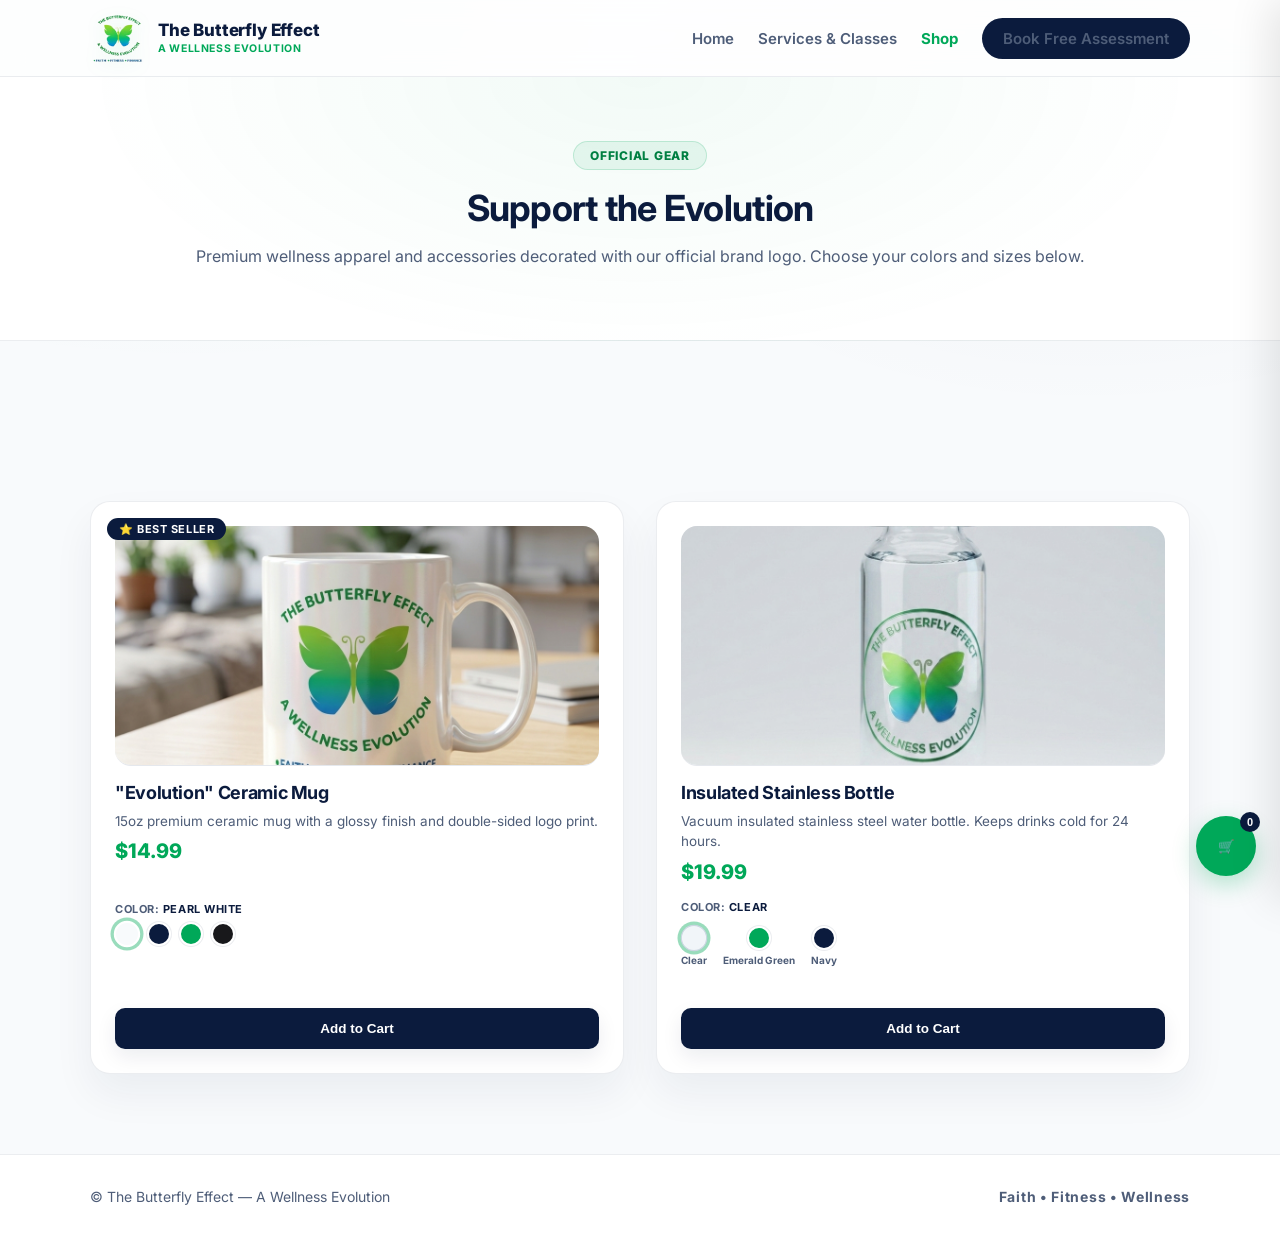
<file: shop.html>
<!doctype html>
<html lang="en">
<head>
  <meta charset="UTF-8" />
  <meta name="viewport" content="width=device-width, initial-scale=1" />
  <title>Shop Merchandise | The Butterfly Effect Wellness</title>

  <meta name="description" content="Shop official The Butterfly Effect Wellness merchandise. Premium faith-based fitness t-shirts, mugs, water bottles, and hoodies." />

  <link rel="preconnect" href="https://fonts.googleapis.com">
  <link rel="preconnect" href="https://fonts.gstatic.com" crossorigin>
  <link href="https://fonts.googleapis.com/css2?family=Playfair+Display:wght@500;600;700&family=Inter:wght@300;400;500;600;700;800&display=swap" rel="stylesheet">

  <link rel="stylesheet" href="styles.css?v=2" />

  <!-- Structured Data (JSON-LD) -->
  <script type="application/ld+json">
  [
    {
      "@context": "https://schema.org",
      "@type": "BreadcrumbList",
      "itemListElement": [
        {
          "@type": "ListItem",
          "position": 1,
          "name": "Home",
          "item": "https://butterfly-effect-wellness.com/index.html"
        },
        {
          "@type": "ListItem",
          "position": 2,
          "name": "Shop",
          "item": "https://butterfly-effect-wellness.com/shop.html"
        }
      ]
    },
    {
      "@context": "https://schema.org",
      "@type": "Product",
      "name": "\"Evolution\" Ceramic Mug",
      "description": "15oz premium ceramic mug with a glossy finish and double-sided logo print.",
      "image": "https://butterfly-effect-wellness.com/assets/images/wellness_mug.png",
      "brand": {
        "@type": "Brand",
        "name": "The Butterfly Effect Wellness"
      },
      "offers": {
        "@type": "Offer",
        "price": "14.99",
        "priceCurrency": "USD",
        "availability": "https://schema.org/InStock",
        "url": "https://butterfly-effect-wellness.com/shop.html"
      }
    },
    {
      "@context": "https://schema.org",
      "@type": "Product",
      "name": "Insulated Stainless Bottle",
      "description": "Vacuum insulated stainless steel water bottle. Keeps drinks cold for 24 hours. Offered in Clear, Emerald Green, and Navy.",
      "image": [
        "https://butterfly-effect-wellness.com/assets/images/clear_bottle.png",
        "https://butterfly-effect-wellness.com/assets/images/emerald_green_bottle.png",
        "https://butterfly-effect-wellness.com/assets/images/navy_bottle.png"
      ],
      "brand": {
        "@type": "Brand",
        "name": "The Butterfly Effect Wellness"
      },
      "color": ["Clear", "Emerald Green", "Navy"],
      "offers": {
        "@type": "Offer",
        "price": "19.99",
        "priceCurrency": "USD",
        "availability": "https://schema.org/InStock",
        "url": "https://butterfly-effect-wellness.com/shop.html"
      }
    }
  ]
  </script>
</head>

<body>

  <!-- HEADER -->
  <header class="header">
    <div class="container header__inner">
      <a class="brand" href="index.html">
        <img class="brand__logo" src="assets/images/logo.png" alt="The Butterfly Effect logo" width="56" height="56" />
        <span class="brand__text">
          <span class="brand__name">The Butterfly Effect</span>
          <span class="brand__tag">A Wellness Evolution</span>
        </span>
      </a>

      <button class="nav-toggle" aria-label="Toggle navigation" aria-expanded="false">
        <span></span><span></span><span></span>
      </button>

      <nav class="nav">
        <a href="index.html">Home</a>
        <a href="services.html">Services &amp; Classes</a>
        <a href="shop.html" class="active">Shop</a>
        <a href="book.html" class="btn btn--small">Book Free Assessment</a>
      </nav>
    </div>
  </header>

  <main class="page">

    <!-- SHOP HERO -->
    <section class="shop-hero">
      <div class="container">
        <span class="pill">Official Gear</span>
        <h2>Support the Evolution</h2>
        <p class="lead">Premium wellness apparel and accessories decorated with our official brand logo. Choose your colors and sizes below.</p>
      </div>
    </section>

    <!-- SHOPPING GRID -->
    <section class="section section--shop-grid">
      <div class="container">
        <div class="shop-grid">

        <div class="shop-grid">

          <!-- PRODUCT 1: T-Shirt [HIDDEN] -->
          <div class="card product-card" data-id="tshirt" data-base-name="Emerge Premium T-Shirt" data-base-price="24.99" style="display: none;">
            <span class="product-badge">Best Seller</span>
            <div class="product-image-container" id="tshirt-img-container">
              <img class="product-catalog-image" id="tshirt-img" src="assets/images/emerge_tshirt.png" alt="Emerge Premium T-Shirt" />
            </div>
            <div class="product-info">
              <h3 class="product-title">"Emerge" Premium T-Shirt</h3>
              <p class="product-desc">Ultra-soft spun cotton shirt featuring the Butterfly Effect Wellness logo chest print.</p>
              <span class="product-price">$24.99</span>
            </div>
            
            <div class="product-options">
              <div class="swatch-group">
                <span class="swatch-label">Color: <span id="tshirt-color-readout" style="color: var(--brand); font-weight:700;">Navy Blue</span></span>
                <div class="swatches" data-target="tshirt">
                  <button class="swatch active" style="background-color: #0b1b3d;" data-color="Navy Blue" data-hex="#0b1b3d" aria-label="Navy Blue Color Swatch"></button>
                  <button class="swatch" style="background-color: #00a859;" data-color="Emerald Green" data-hex="#00a859" aria-label="Emerald Green Color Swatch"></button>
                  <button class="swatch" style="background-color: #18181b;" data-color="Classic Black" data-hex="#18181b" aria-label="Classic Black Color Swatch"></button>
                  <button class="swatch" style="background-color: #9ca3af;" data-color="Heather Gray" data-hex="#9ca3af" aria-label="Heather Gray Color Swatch"></button>
                </div>
              </div>

              <div class="swatch-group">
                <span class="swatch-label">Size:</span>
                <div class="size-selector" data-target="tshirt">
                  <button class="size-btn">S</button>
                  <button class="size-btn active">M</button>
                  <button class="size-btn">L</button>
                  <button class="size-btn">XL</button>
                  <button class="size-btn">XXL</button>
                </div>
              </div>

              <button class="btn btn-add-cart" onclick="addToCart('tshirt')">Add to Cart</button>
            </div>
          </div>

          <!-- PRODUCT 2: Ceramic Mug [FEATURED FIRST] -->
          <div class="card product-card" data-id="mug" data-base-name="Wellness Evolution Mug" data-base-price="14.99">
            <span class="product-badge">⭐ Best Seller</span>
            <div class="product-image-container" id="mug-img-container">
              <img class="product-catalog-image" id="mug-img" src="assets/images/wellness_mug.png" alt="Wellness Evolution Mug" />
            </div>
            <div class="product-info">
              <h3 class="product-title">"Evolution" Ceramic Mug</h3>
              <p class="product-desc">15oz premium ceramic mug with a glossy finish and double-sided logo print.</p>
              <span class="product-price">$14.99</span>
            </div>

            <div class="product-options">
              <div class="swatch-group">
                <span class="swatch-label">Color: <span id="mug-color-readout" style="color: var(--brand); font-weight:700;">Pearl White</span></span>
                <div class="swatches" data-target="mug">
                  <button class="swatch active" style="background-color: #f8fafc;" data-color="Pearl White" data-hex="#f8fafc" aria-label="Pearl White Color Swatch"></button>
                  <button class="swatch" style="background-color: #0b1b3d;" data-color="Deep Navy" data-hex="#0b1b3d" aria-label="Deep Navy Color Swatch"></button>
                  <button class="swatch" style="background-color: #00a859;" data-color="Forest Green" data-hex="#00a859" aria-label="Forest Green Color Swatch"></button>
                  <button class="swatch" style="background-color: #18181b;" data-color="Matte Black" data-hex="#18181b" aria-label="Matte Black Color Swatch"></button>
                </div>
              </div>

              <!-- Dummy spacing to align buttons since mugs don't have sizes -->
              <div class="swatch-group" style="height: 38px;"></div>

              <button class="btn btn-add-cart" onclick="addToCart('mug')">Add to Cart</button>
            </div>
          </div>

          <!-- PRODUCT 3: Insulated Water Bottle [SECOND] -->
          <div class="card product-card" data-id="bottle" data-base-name="Insulated Stainless Bottle" data-base-price="19.99">
            <div class="product-image-container" id="bottle-img-container">
              <img class="product-catalog-image" id="bottle-img" src="assets/images/clear_bottle.png" alt="Insulated Stainless Bottle - Clear" />
            </div>
            <div class="product-info">
              <h3 class="product-title">Insulated Stainless Bottle</h3>
              <p class="product-desc">Vacuum insulated stainless steel water bottle. Keeps drinks cold for 24 hours.</p>
              <span class="product-price">$19.99</span>
            </div>

            <div class="product-options">
              <div class="swatch-group">
                <span class="swatch-label">Color: <span id="bottle-color-readout" style="color: var(--brand); font-weight:700;">Clear</span></span>
                <div class="swatches" data-target="bottle" style="display: flex; gap: 16px; margin-top: 6px;">
                  <div style="display: flex; flex-direction: column; align-items: center; gap: 4px;">
                    <button class="swatch active" style="background-color: #f1f5f9; border: 1px solid #cbd5e1;" data-color="Clear" data-hex="#f1f5f9" aria-label="Clear Color Swatch"></button>
                    <span style="font-size: 10px; font-weight: 700; color: var(--muted);">Clear</span>
                  </div>
                  <div style="display: flex; flex-direction: column; align-items: center; gap: 4px;">
                    <button class="swatch" style="background-color: #00a859;" data-color="Emerald Green" data-hex="#00a859" aria-label="Emerald Green Color Swatch"></button>
                    <span style="font-size: 10px; font-weight: 700; color: var(--muted);">Emerald Green</span>
                  </div>
                  <div style="display: flex; flex-direction: column; align-items: center; gap: 4px;">
                    <button class="swatch" style="background-color: #0b1b3d;" data-color="Navy" data-hex="#0b1b3d" aria-label="Navy Color Swatch"></button>
                    <span style="font-size: 10px; font-weight: 700; color: var(--muted);">Navy</span>
                  </div>
                </div>
              </div>

              <!-- Align button with Mug card height -->
              <div class="swatch-group" style="height: 18px;"></div>

              <button class="btn btn-add-cart" onclick="addToCart('bottle')">Add to Cart</button>
            </div>
          </div>

          <!-- PRODUCT 4: Hoodie [HIDDEN] -->
          <div class="card product-card" data-id="hoodie" data-base-name="God-Given Potential Hoodie" data-base-price="44.99" style="display: none;">
            <span class="product-badge">Premium</span>
            <div class="product-image-container" id="hoodie-img-container">
              <img class="product-catalog-image" id="hoodie-img" src="assets/images/potential_hoodie.png" alt="Potential Fleece Hoodie" />
            </div>
            <div class="product-info">
              <h3 class="product-title">"Potential" Fleece Hoodie</h3>
              <p class="product-desc">Heavyweight faith-centric fleece hoodie. Features a bold logo print on the chest.</p>
              <span class="product-price">$44.99</span>
            </div>

            <div class="product-options">
              <div class="swatch-group">
                <span class="swatch-label">Color: <span id="hoodie-color-readout" style="color: var(--brand); font-weight:700;">Classic Black</span></span>
                <div class="swatches" data-target="hoodie">
                  <button class="swatch active" style="background-color: #18181b;" data-color="Classic Black" data-hex="#18181b" aria-label="Classic Black Color Swatch"></button>
                  <button class="swatch" style="background-color: #0b1b3d;" data-color="Deep Navy" data-hex="#0b1b3d" aria-label="Deep Navy Color Swatch"></button>
                  <button class="swatch" style="background-color: #00a859;" data-color="Emerald Green" data-hex="#00a859" aria-label="Emerald Green Color Swatch"></button>
                </div>
              </div>

              <div class="swatch-group">
                <span class="swatch-label">Size:</span>
                <div class="size-selector" data-target="hoodie">
                  <button class="size-btn">S</button>
                  <button class="size-btn active">M</button>
                  <button class="size-btn">L</button>
                  <button class="size-btn">XL</button>
                  <button class="size-btn">XXL</button>
                </div>
              </div>

              <button class="btn btn-add-cart" onclick="addToCart('hoodie')">Add to Cart</button>
            </div>
          </div>

        </div>
      </div>
    </section>

    <!-- FOOTER -->
    <footer class="footer">
      <div class="container footer__inner">
        <p>© <span id="year"></span> The Butterfly Effect — A Wellness Evolution</p>
        <p class="footer-pillars">Faith • Fitness • Wellness</p>
      </div>
    </footer>

  </main>

  <!-- FLOATING CART BUTTON -->
  <button class="floating-cart-btn" onclick="toggleCart(true)">
    <span>🛒</span>
    <span class="floating-cart-badge" id="cart-badge-count">0</span>
  </button>

  <!-- CART OVERLAY & DRAWER -->
  <div class="cart-overlay" id="cart-overlay" onclick="toggleCart(false)"></div>
  <div class="cart-drawer" id="cart-drawer">
    <div class="cart-header">
      <h3>Your Cart</h3>
      <button class="btn-close-cart" onclick="toggleCart(false)">&times;</button>
    </div>
    
    <div class="cart-body" id="cart-items-container">
      <div class="cart-empty-message">
        <div class="cart-empty-icon">🛒</div>
        <p>Your cart is empty.</p>
        <p style="font-size: 13px;">Add official Kena D. Scott gear to get started!</p>
      </div>
    </div>

    <div class="cart-footer" id="cart-summary-footer" style="display: none;">
      <div class="cart-subtotal">
        <span>Subtotal</span>
        <span class="cart-subtotal-price" id="cart-subtotal-price">$0.00</span>
      </div>
      
      <!-- SIMPLE CHECKOUT FORM -->
      <form onsubmit="checkout(event)" style="display: flex; flex-direction: column; gap: 10px; margin-top: 10px;">
        <input required type="text" placeholder="Full Name" style="padding: 10px; border: 1px solid var(--line); border-radius: 8px; font-size: 13px;" />
        <input required type="email" placeholder="Email Address" style="padding: 10px; border: 1px solid var(--line); border-radius: 8px; font-size: 13px;" />
        <button type="submit" class="btn btn-checkout">Place Order</button>
      </form>
    </div>
  </div>

  <!-- CHECKOUT SUCCESS MODAL -->
  <div class="cart-overlay" id="modal-overlay" onclick="closeModal()"></div>
  <div class="checkout-modal" id="checkout-modal">
    <div class="checkout-modal-icon">🎉</div>
    <h4>Order Placed Successfully!</h4>
    <p>Thank you for supporting Kena D. Scott Wellness! A mock confirmation email and details have been sent to your inbox.</p>
    <button class="btn" style="width: 100%;" onclick="closeModal()">Back to Shop</button>
  </div>

  <script src="script.js"></script>
  
  <script>
    // SHOP PAGES COLOR SWATCHES INTERACTIVE PREVIEWS
    document.querySelectorAll('.swatch').forEach(swatch => {
      swatch.addEventListener('click', function() {
        const swatchesContainer = this.closest('.swatches');
        const targetProductId = swatchesContainer.getAttribute('data-target');
        const colorName = this.getAttribute('data-color');
        const colorHex = this.getAttribute('data-hex');

        // Deactivate siblings in this swatches container
        swatchesContainer.querySelectorAll('.swatch').forEach(s => s.classList.remove('active'));
        this.classList.add('active');

        // Update Text Readout
        document.getElementById(`${targetProductId}-color-readout`).textContent = colorName;

        // Change Mockup Fill Color or Image Source
        const svgElement = document.getElementById(`${targetProductId}-svg`);
        if (svgElement) {
          svgElement.style.fill = colorHex;
        }

        const imgElement = document.getElementById(`${targetProductId}-img`);
        if (imgElement && targetProductId === 'bottle') {
          if (colorName === 'Clear') {
            imgElement.src = 'assets/images/clear_bottle.png';
            imgElement.alt = 'Insulated Stainless Bottle - Clear';
          } else if (colorName === 'Emerald Green') {
            imgElement.src = 'assets/images/emerald_green_bottle.png';
            imgElement.alt = 'Insulated Stainless Bottle - Emerald Green';
          } else if (colorName === 'Navy') {
            imgElement.src = 'assets/images/navy_bottle.png';
            imgElement.alt = 'Insulated Stainless Bottle - Navy';
          }
        }
      });
    });

    // SIZE BUTTON SELECTORS
    document.querySelectorAll('.size-btn').forEach(btn => {
      btn.addEventListener('click', function() {
        const parent = this.parentElement;
        parent.querySelectorAll('.size-btn').forEach(b => b.classList.remove('active'));
        this.classList.add('active');
      });
    });

    // SHOPPING CART STATE & LOGIC
    let cart = [];

    function toggleCart(open) {
      document.getElementById('cart-overlay').classList.toggle('is-open', open);
      document.getElementById('cart-drawer').classList.toggle('is-open', open);
    }

    function addToCart(productId) {
      const card = document.querySelector(`.product-card[data-id="${productId}"]`);
      const baseName = card.getAttribute('data-base-name');
      const basePrice = parseFloat(card.getAttribute('data-base-price'));

      // Get selected options
      const colorActive = card.querySelector('.swatch.active');
      const color = colorActive ? colorActive.getAttribute('data-color') : 'Standard';
      
      const sizeActive = card.querySelector('.size-btn.active');
      const size = sizeActive ? sizeActive.textContent : null;

      // Unique cart key
      const itemKey = `${productId}-${color}-${size || 'N/A'}`;

      // Check if already in cart
      const existingItem = cart.find(item => item.key === itemKey);
      if (existingItem) {
        existingItem.quantity += 1;
      } else {
        cart.push({
          key: itemKey,
          id: productId,
          name: baseName,
          price: basePrice,
          color: color,
          size: size,
          quantity: 1
        });
      }

      updateCartUI();
      toggleCart(true);
    }

    function changeQuantity(itemKey, amount) {
      const item = cart.find(item => item.key === itemKey);
      if (item) {
        item.quantity += amount;
        if (item.quantity <= 0) {
          cart = cart.filter(i => i.key !== itemKey);
        }
      }
      updateCartUI();
    }

    function updateCartUI() {
      const container = document.getElementById('cart-items-container');
      const footer = document.getElementById('cart-summary-footer');
      const badge = document.getElementById('cart-badge-count');

      // Clear container
      container.innerHTML = '';

      let totalItems = 0;
      let subtotal = 0.00;

      if (cart.length === 0) {
        container.innerHTML = `
          <div class="cart-empty-message">
            <div class="cart-empty-icon">🛒</div>
            <p>Your cart is empty.</p>
            <p style="font-size: 13px;">Add official Kena D. Scott gear to get started!</p>
          </div>
        `;
        footer.style.display = 'none';
      } else {
        cart.forEach(item => {
          totalItems += item.quantity;
          subtotal += item.price * item.quantity;

          // Determine mockup path
          let imgPath = '';
          if (item.id === 'tshirt') {
            imgPath = 'assets/images/emerge_tshirt.png';
          } else if (item.id === 'mug') {
            imgPath = 'assets/images/wellness_mug.png';
          } else if (item.id === 'bottle') {
            if (item.color === 'Clear') {
              imgPath = 'assets/images/clear_bottle.png';
            } else if (item.color === 'Emerald Green') {
              imgPath = 'assets/images/emerald_green_bottle.png';
            } else if (item.color === 'Navy') {
              imgPath = 'assets/images/navy_bottle.png';
            } else {
              imgPath = 'assets/images/clear_bottle.png';
            }
          } else if (item.id === 'hoodie') {
            imgPath = 'assets/images/potential_hoodie.png';
          }

          const cartItemDiv = document.createElement('div');
          cartItemDiv.className = 'cart-item';
          cartItemDiv.innerHTML = `
            <div class="cart-item-image" style="background: transparent;">
              <img src="${imgPath}" alt="${item.name}" style="width: 100%; height: 100%; object-fit: cover; border-radius: 6px;" />
            </div>
            <div class="cart-item-details">
              <span class="cart-item-title">${item.name}</span>
              <span class="cart-item-meta">Color: ${item.color} ${item.size ? `| Size: ${item.size}` : ''}</span>
              <span class="cart-item-price">$${item.price.toFixed(2)}</span>
            </div>
            <div class="cart-item-quantity">
              <button class="qty-btn" onclick="changeQuantity('${item.key}', -1)">-</button>
              <span class="qty-value">${item.quantity}</span>
              <button class="qty-btn" onclick="changeQuantity('${item.key}', 1)">+</button>
            </div>
          `;
          container.appendChild(cartItemDiv);
        });
        footer.style.display = 'flex';
      }

      badge.textContent = totalItems;
      document.getElementById('cart-subtotal-price').textContent = `$${subtotal.toFixed(2)}`;
    }

    function getColorHex(colorName) {
      const mapping = {
        'Navy Blue': '#0b1b3d',
        'Deep Navy': '#0b1b3d',
        'Ocean Navy': '#0b1b3d',
        'Emerald Green': '#00a859',
        'Forest Green': '#00a859',
        'Classic Black': '#18181b',
        'Matte Black': '#18181b',
        'Heather Gray': '#9ca3af',
        'Pearl White': '#f8fafc'
      };
      return mapping[colorName] || '#0b1b3d';
    }

    function checkout(event) {
      event.preventDefault();
      // Reset cart
      cart = [];
      updateCartUI();
      toggleCart(false);

      // Open Success Modal
      document.getElementById('modal-overlay').classList.add('is-open');
      document.getElementById('checkout-modal').classList.add('is-open');
    }

    function closeModal() {
      document.getElementById('modal-overlay').classList.remove('is-open');
      document.getElementById('checkout-modal').classList.remove('is-open');
    }
  </script>
</body>
</html>
</file>
<file: styles.css>
:root {
  --bg: #f8fafc;
  --ink: #0b1b3d;        /* Deep Navy primary text */
  --muted: #4e5d78;      /* Slate Blue-Gray */

  --brand: #0b1b3d;      /* Navy */
  --brand2: #00a859;     /* Green */
  --brand-accent: var(--brand2); /* Accent color */
  --brand-gradient: linear-gradient(135deg, var(--brand), var(--brand2));

  --card: #ffffff;
  --line: rgba(11, 27, 61, 0.08);
  --shadow: 0 20px 40px rgba(11, 27, 61, 0.06);

  --radius: 20px;
}

* { box-sizing: border-box; }
html { scroll-behavior: smooth; }

body {
  margin: 0;
  font-family: Inter, system-ui, -apple-system, Segoe UI, Roboto, Arial, sans-serif;
  color: var(--ink);
  background:
    radial-gradient(1100px 620px at 15% 0%, rgba(0, 168, 89, 0.04), transparent 60%),
    radial-gradient(900px 520px at 85% 10%, rgba(11, 27, 61, 0.04), transparent 55%),
    var(--bg);
  overflow-x: hidden;
}

h1, h2, h3, h4, h5, h6 {
  font-family: "Inter", sans-serif;
  margin: 0 0 12px 0;
  letter-spacing: -0.02em;
  font-weight: 700;
}

p {
  margin: 0 0 14px 0;
  color: var(--muted);
  line-height: 1.75;
}

strong { color: var(--ink); font-weight: 700; }

.container {
  width: min(1100px, calc(100% - 40px));
  margin: 0 auto;
}

.section { padding: 5rem 0; }

.section--alt {
  background: rgba(248, 250, 252, 0.65);
  border-top: 1px solid var(--line);
  border-bottom: 1px solid var(--line);
  backdrop-filter: blur(10px);
}

.text-center { text-align: center; }
.section__head {
  max-width: 60ch;
  margin: 0 auto 48px auto;
}
.section__head h2 { font-size: clamp(32px, 4vw, 42px); }

/* BUTTONS & PILLS */
.btn {
  display: inline-flex;
  align-items: center;
  justify-content: center;
  gap: 8px;
  padding: 16px 32px;
  border-radius: 99px;
  border: 1px solid transparent;
  background: var(--brand);
  color: white;
  text-decoration: none;
  font-weight: 700;
  font-size: 15px;
  box-shadow: 0 8px 20px rgba(11, 27, 61, 0.08);
  transition: all 0.3s cubic-bezier(0.16, 1, 0.3, 1);
  cursor: pointer;
}
.btn:hover {
  transform: translateY(-3px) scale(1.02);
  background: var(--brand2);
  box-shadow: 0 12px 28px rgba(0, 168, 89, 0.25);
  color: white;
}

.btn--ghost {
  background: transparent;
  border: 2px solid var(--line);
  color: var(--brand);
  box-shadow: none;
}
.btn--ghost:hover {
  background: rgba(11, 27, 61, 0.04);
  border-color: var(--brand);
  transform: translateY(-3px) scale(1.02);
  color: var(--brand);
  box-shadow: 0 8px 20px rgba(11, 27, 61, 0.05);
}

.btn--small {
  padding: 10px 20px;
  font-size: 14px;
  background: var(--brand);
  box-shadow: none;
}
.btn--small:hover {
  background: var(--brand2);
  transform: translateY(-1px);
  box-shadow: 0 4px 10px rgba(0, 168, 89, 0.15);
}

.pill {
  display: inline-flex;
  padding: 6px 16px;
  border-radius: 99px;
  background: rgba(0, 168, 89, 0.08);
  border: 1px solid rgba(0, 168, 89, 0.18);
  color: #007f42;
  font-weight: 800;
  font-size: 12px;
  letter-spacing: 0.06em;
  text-transform: uppercase;
  margin-bottom: 16px;
}

.hero-pillars {
  display: inline-block;
  font-family: 'Inter', sans-serif;
  font-size: 13px;
  font-weight: 800;
  text-transform: uppercase;
  letter-spacing: 0.3em;
  color: var(--brand2);
  margin-bottom: 20px;
  text-shadow: 0 2px 4px rgba(0, 168, 89, 0.06);
}

/* HEADER & NAVIGATION */
.header {
  position: sticky;
  top: 0;
  z-index: 100;
  background: rgba(255, 255, 255, 0.86);
  backdrop-filter: blur(12px);
  border-bottom: 1px solid var(--line);
}
.header__inner {
  display: flex;
  align-items: center;
  justify-content: space-between;
  padding: 10px 0;
}
.brand {
  display: flex;
  align-items: center;
  gap: 12px;
  text-decoration: none;
}
.brand__logo {
  flex-shrink: 0;
  filter: drop-shadow(0 4px 8px rgba(0, 168, 89, 0.06));
}
.brand__text {
  display: flex;
  flex-direction: column;
  line-height: 1.15;
}
.brand__name {
  font-weight: 800;
  color: var(--brand);
  font-size: 17px;
  letter-spacing: -0.01em;
}
.brand__tag {
  font-size: 10.5px;
  color: var(--brand2);
  font-weight: 700;
  text-transform: uppercase;
  letter-spacing: 0.06em;
  margin-top: 2px;
}
.nav {
  display: flex;
  align-items: center;
  gap: 24px;
}
.nav a {
  text-decoration: none;
  color: var(--muted);
  font-weight: 600;
  font-size: 15px;
  transition: color 0.2s ease;
}
.nav a:hover { color: var(--brand2); }

/* SECTION 1: MEET KENA D. SCOTT & HERO COMMON */
.section--hero {
  position: relative;
  padding: 120px 0;
  background-image: linear-gradient(135deg, rgba(248, 250, 252, 0.97) 30%, rgba(248, 250, 252, 0.88) 70%, rgba(248, 250, 252, 0.65) 100%), url('assets/images/hero_bg.png');
  background-size: cover;
  background-position: center right;
  background-repeat: no-repeat;
  border-bottom: 1px solid var(--line);
}
@media (max-width: 900px) {
  .section--hero {
    background-position: center;
    padding: 80px 0;
    background-image: linear-gradient(to bottom, rgba(248, 250, 252, 0.98) 0%, rgba(248, 250, 252, 0.85) 100%), url('assets/images/hero_bg.png');
  }
}

.meet-kena-grid {
  display: grid;
  grid-template-columns: 0.95fr 1.05fr;
  gap: 56px;
  align-items: center;
}
.meet-kena__photo-container {
  display: flex;
  justify-content: center;
  align-items: center;
  position: relative;
}
.meet-kena__photo-wrapper {
  position: relative;
  width: 100%;
  max-width: 380px;
  border-radius: 50%;
  box-shadow: 0 20px 50px rgba(11, 27, 61, 0.08);
  overflow: hidden;
  background: #ffffff;
  border: 4px solid #ffffff;
  outline: 1px solid var(--line);
}
.meet-kena__image {
  width: 100%;
  height: auto;
  display: block;
  object-fit: cover;
  transition: transform 0.6s cubic-bezier(0.16, 1, 0.3, 1);
}
.meet-kena__photo-wrapper:hover .meet-kena__image {
  transform: scale(1.05);
}
.meet-kena__content h1 {
  font-size: clamp(38px, 5.5vw, 54px);
  color: var(--brand);
  margin-bottom: 18px;
  line-height: 1.15;
}
.meet-kena__content .lead {
  font-size: 18px;
  font-weight: 500;
  color: var(--brand);
  line-height: 1.6;
  margin-bottom: 20px;
}
.meet-kena__cta {
  display: flex;
  gap: 16px;
  margin-top: 30px;
  flex-wrap: wrap;
}
.meet-kena__cta-group {
  margin-top: 30px;
  display: flex;
  flex-direction: column;
  align-items: flex-start;
  gap: 10px;
}
.cta-subtext {
  font-size: 13px;
  color: var(--muted);
  margin: 0;
  line-height: 1.5;
}
@media (max-width: 900px) {
  .meet-kena__cta-group {
    align-items: center;
    text-align: center;
  }
}

/* Credentials Badge Matrix (Responsive 3-column Grid) */
.credentials-matrix {
  display: grid;
  grid-template-columns: repeat(3, 1fr);
  gap: 24px;
  margin-top: 64px;
  width: 100%;
}
@media (max-width: 950px) {
  .credentials-matrix {
    grid-template-columns: repeat(auto-fit, minmax(160px, 1fr));
    gap: 16px;
    margin-top: 48px;
  }
}
@media (max-width: 500px) {
  .credentials-matrix {
    grid-template-columns: 1fr;
  }
}

.matrix-card {
  position: relative;
  background: linear-gradient(135deg, #fffdfa 0%, #f7ecd4 60%, #eedaa7 100%);
  border: 6px solid #4a2f1b; /* Mahogany wood frame */
  border-radius: 10px;
  padding: 28px 16px;
  text-align: center;
  display: flex;
  flex-direction: column;
  align-items: center;
  gap: 16px;
  transition: transform 0.3s cubic-bezier(0.16, 1, 0.3, 1), box-shadow 0.3s cubic-bezier(0.16, 1, 0.3, 1), border-color 0.3s ease;
  box-shadow: 
    0 8px 24px rgba(0, 0, 0, 0.15),
    inset 0 0 15px rgba(74, 47, 27, 0.12);
}
.matrix-card::after {
  content: '';
  position: absolute;
  top: 6px;
  left: 6px;
  right: 6px;
  bottom: 6px;
  border: 1px double rgba(197, 168, 106, 0.7);
  border-radius: 4px;
  pointer-events: none;
}
.matrix-card:hover {
  transform: translateY(-5px) scale(1.02);
  box-shadow: 
    0 16px 36px rgba(0, 0, 0, 0.2),
    inset 0 0 15px rgba(74, 47, 27, 0.08);
  border-color: #5d3b22;
}
.matrix-card__icon {
  font-size: 26px;
  background: linear-gradient(135deg, #4a2f1b, #2b170c);
  color: #eedaa7;
  width: 54px;
  height: 54px;
  border-radius: 50%;
  display: flex;
  align-items: center;
  justify-content: center;
  transition: transform 0.3s ease, background 0.3s ease;
  flex-shrink: 0;
  box-shadow: 0 4px 8px rgba(0, 0, 0, 0.1);
}
.matrix-card:hover .matrix-card__icon {
  background: linear-gradient(135deg, #5d3b22, #391e0f);
  transform: scale(1.05);
}
.matrix-card__content {
  display: flex;
  flex-direction: column;
  gap: 6px;
  z-index: 2;
}
.matrix-card__title {
  font-family: 'Playfair Display', serif;
  font-size: 17px;
  font-weight: 700;
  color: #2b170c; /* Engraved deep charcoal brown */
}
.matrix-card__subtitle {
  font-family: 'Inter', sans-serif;
  font-size: 11px;
  color: #5c3c26; /* Engraved slate brown */
  text-transform: uppercase;
  letter-spacing: 0.08em;
  font-weight: 700;
}

/* SECTION 2: SERVICES & CLASSES */
.services-grid {
  display: grid;
  grid-template-columns: repeat(auto-fit, minmax(320px, 1fr));
  gap: 28px;
  margin-top: 10px;
}
.service-card {
  padding: 36px 30px !important;
  display: flex;
  flex-direction: column;
  justify-content: space-between;
  height: 100%;
  align-items: flex-start;
  background: var(--card);
  border: 1px solid var(--line);
  border-radius: var(--radius);
  box-shadow: 0 4px 20px -2px rgba(0, 0, 0, 0.05), 0 2px 6px -1px rgba(0, 0, 0, 0.03);
  transition: transform 0.3s cubic-bezier(0.25, 1, 0.5, 1), box-shadow 0.3s cubic-bezier(0.25, 1, 0.5, 1), border-color 0.3s ease;
  will-change: transform, box-shadow;
}
.service-card:hover {
  transform: translateY(-6px);
  box-shadow: 0 20px 25px -5px rgba(0, 0, 0, 0.08), 0 10px 10px -5px rgba(0, 0, 0, 0.03);
  border-color: rgba(0, 168, 89, 0.25);
}
.service-icon {
  width: 56px;
  height: 56px;
  background: rgba(0, 168, 89, 0.06);
  border-radius: 12px;
  color: var(--brand2);
  display: flex;
  align-items: center;
  justify-content: center;
  margin-bottom: 24px;
  flex-shrink: 0;
  transition: background 0.3s ease, color 0.3s ease;
}
.service-svg {
  width: 26px;
  height: 26px;
}
.service-card:hover .service-icon {
  background: var(--brand2);
  color: #ffffff;
}
.service-card h3 {
  font-size: 21px;
  color: var(--brand);
  margin-bottom: 12px;
}
.service-card p {
  display: -webkit-box;
  -webkit-line-clamp: 6;
  -webkit-box-orient: vertical;
  overflow: hidden;
  text-overflow: ellipsis;
  margin-bottom: 24px;
  height: 10.5em; /* 6 lines * 1.75 line-height */
}
.card-link-inline {
  color: var(--brand2);
  text-decoration: none;
  font-weight: 700;
  display: inline-flex;
  align-items: center;
  gap: 6px;
  margin-top: auto;
  transition: color 0.2s ease;
}
.card-link-inline:hover {
  color: #008746;
}
.cta-arrow {
  display: inline-block;
  transition: transform 0.3s cubic-bezier(0.25, 1, 0.5, 1);
}
.service-card:hover .card-link-inline .cta-arrow {
  transform: translateX(4px);
}

/* Homepage Services Preview */
.services-preview-grid {
  display: grid;
  grid-template-columns: repeat(auto-fit, minmax(290px, 1fr));
  gap: 28px;
  margin-top: 24px;
  margin-bottom: 48px;
}
.service-preview-card {
  padding: 36px 30px;
  display: flex;
  flex-direction: column;
  align-items: flex-start;
  background: var(--card);
  border: 1px solid var(--line);
  border-radius: var(--radius);
  box-shadow: 0 4px 20px -2px rgba(0, 0, 0, 0.04), 0 2px 6px -1px rgba(0, 0, 0, 0.02);
  transition: transform 0.3s cubic-bezier(0.25, 1, 0.5, 1), box-shadow 0.3s cubic-bezier(0.25, 1, 0.5, 1), border-color 0.3s ease;
  will-change: transform, box-shadow;
  position: relative;
}
.service-preview-card:hover {
  transform: translateY(-6px);
  box-shadow: 0 20px 25px -5px rgba(0, 0, 0, 0.08), 0 10px 10px -5px rgba(0, 0, 0, 0.03);
  border-color: rgba(0, 168, 89, 0.25);
}
.service-preview-card:hover .service-icon {
  background: var(--brand2);
  color: #ffffff;
}
.service-preview-card h3 {
  font-size: 20px;
  color: var(--brand);
  margin-bottom: 12px;
  font-weight: 700;
}
.service-preview-card p {
  margin-bottom: 24px;
  font-size: 14.5px;
  line-height: 1.75;
  color: var(--muted);
}
.service-preview-price {
  font-size: 14px;
  font-weight: 700;
  color: var(--brand2);
  margin-top: auto; /* Push down above link */
  margin-bottom: 18px;
  background: rgba(0, 168, 89, 0.06);
  border: 1px solid rgba(0, 168, 89, 0.18);
  padding: 6px 12px;
  border-radius: 8px;
  display: inline-block;
}
.services-preview-footer {
  margin-top: 16px;
}
.service-preview-card:hover .card-link-inline .cta-arrow {
  transform: translateX(4px);
}

/* Saturday Featured Class Card Banner */
.saturday-featured-card {
  margin-top: 56px;
  background: var(--brand);
  background-image: radial-gradient(rgba(0, 168, 89, 0.18) 1.5px, transparent 1.5px);
  background-size: 24px 24px;
  color: #ffffff;
  border-radius: var(--radius);
  border: 1px solid rgba(0, 168, 89, 0.25);
  padding: 48px;
  box-shadow: 0 30px 60px rgba(11, 27, 61, 0.18);
  position: relative;
  overflow: hidden;
}
.saturday-featured-card::after {
  content: "";
  position: absolute;
  bottom: -150px;
  right: -150px;
  width: 300px;
  height: 300px;
  background: radial-gradient(circle, rgba(0, 168, 89, 0.12) 0%, transparent 70%);
  pointer-events: none;
}
.saturday-featured-grid {
  display: grid;
  grid-template-columns: 1.15fr 0.85fr;
  gap: 48px;
  align-items: center;
  position: relative;
  z-index: 2;
}
.featured-tag {
  display: inline-flex;
  padding: 4px 12px;
  border-radius: 99px;
  background: rgba(255, 255, 255, 0.12);
  border: 1px solid rgba(255, 255, 255, 0.2);
  color: #ffffff;
  font-weight: 700;
  font-size: 11px;
  text-transform: uppercase;
  letter-spacing: 0.05em;
}
.saturday-featured__slogan {
  display: block;
  color: var(--brand2);
  font-size: 13px;
  font-weight: 800;
  letter-spacing: 0.15em;
  margin: 14px 0 8px 0;
}
.saturday-featured__info h3 {
  color: #ffffff;
  font-size: clamp(28px, 3.5vw, 36px);
  margin-bottom: 14px;
}
.saturday-featured__info p {
  color: rgba(255, 255, 255, 0.88);
  font-size: 16px;
  line-height: 1.8;
  margin-bottom: 28px;
}
.saturday-featured__cta {
  display: flex;
  gap: 16px;
  flex-wrap: wrap;
}
.btn--secondary {
  background: var(--brand2);
  color: white;
  box-shadow: 0 10px 25px rgba(0, 168, 89, 0.3);
}
.btn--secondary:hover {
  background: #008746;
  box-shadow: 0 14px 30px rgba(0, 168, 89, 0.4);
}
.btn--ghost-white {
  background: transparent;
  border-color: rgba(255, 255, 255, 0.35);
  color: #ffffff;
  box-shadow: none;
}
.btn--ghost-white:hover {
  background: rgba(255, 255, 255, 0.08);
  border-color: #ffffff;
}

.saturday-featured__details h4 {
  color: #ffffff;
  font-size: 20px;
  margin-bottom: 24px;
  border-bottom: 1.5px solid rgba(0, 168, 89, 0.3);
  padding-bottom: 6px;
  display: inline-block;
}
.class-details-list {
  list-style: none;
  padding: 0;
  margin: 0;
  display: flex;
  flex-direction: column;
  gap: 20px;
}
.class-details-list li {
  display: flex;
  align-items: flex-start;
  gap: 14px;
}
.detail-bullet {
  font-size: 20px;
  background: rgba(0, 168, 89, 0.2);
  border: 1px solid rgba(0, 168, 89, 0.3);
  width: 38px;
  height: 38px;
  border-radius: 50%;
  display: flex;
  align-items: center;
  justify-content: center;
  flex-shrink: 0;
}
.class-details-list strong {
  color: #ffffff;
  display: block;
  font-size: 13px;
  text-transform: uppercase;
  letter-spacing: 0.05em;
  margin-bottom: 2px;
}
.class-details-list span {
  color: #ffffff;
  font-size: 15px;
}
.sub-detail {
  display: block !important;
  font-size: 12px !important;
  color: rgba(255, 255, 255, 0.7) !important;
  margin-top: 1px;
}

/* SECTION 3: HOW TO BOOK */
.contact-grid {
  display: grid;
  grid-template-columns: 0.9fr 1.1fr;
  gap: 56px;
  align-items: start;
}
.contact-info h2 {
  font-size: 36px;
  color: var(--brand);
  margin-bottom: 18px;
}
.contact-info .lead {
  font-size: 18px;
  font-weight: 500;
  color: var(--brand);
  margin-bottom: 16px;
}
.mini-contact-cards {
  display: flex;
  flex-direction: column;
  gap: 16px;
  margin-top: 28px;
}
.mini-contact {
  display: flex;
  align-items: center;
  gap: 16px;
  background: #ffffff;
  border: 1px solid var(--line);
  border-radius: 16px;
  padding: 16px 20px;
  box-shadow: 0 4px 12px rgba(11, 27, 61, 0.02);
}
.mini-icon {
  font-size: 20px;
  background: rgba(11, 27, 61, 0.05);
  width: 44px;
  height: 44px;
  border-radius: 12px;
  display: flex;
  align-items: center;
  justify-content: center;
  flex-shrink: 0;
}
.mini-details {
  display: flex;
  flex-direction: column;
}
.mini-label {
  font-size: 12px;
  color: var(--muted);
  text-transform: uppercase;
  letter-spacing: 0.05em;
  font-weight: 700;
  margin-bottom: 2px;
}
.mini-details a {
  font-size: 16px;
  color: var(--brand2);
  font-weight: 700;
  text-decoration: none;
}
.mini-details a:hover {
  text-decoration: underline;
  color: #008746;
}

/* Booking Form styling */
.booking-form {
  background: #ffffff;
  border: 1px solid var(--line);
  border-radius: var(--radius);
  padding: 36px;
  box-shadow: var(--shadow);
  display: flex;
  flex-direction: column;
  gap: 20px;
}
.form-row {
  display: grid;
  grid-template-columns: 1fr 1fr;
  gap: 16px;
}
.booking-form label {
  display: flex;
  flex-direction: column;
  font-size: 13.5px;
  font-weight: 700;
  color: var(--brand);
  margin-bottom: 0;
}
.booking-form input,
.booking-form select,
.booking-form textarea {
  width: 100%;
  margin-top: 8px;
  padding: 14px 16px;
  border-radius: 12px;
  border: 1px solid rgba(11, 27, 61, 0.15);
  background: #fafcfb;
  font-family: inherit;
  font-size: 14px;
  color: var(--ink);
  outline: none;
  transition: border-color 0.2s ease, box-shadow 0.2s ease, background 0.2s ease;
}
.booking-form input:focus,
.booking-form select:focus,
.booking-form textarea:focus {
  border-color: var(--brand2);
  box-shadow: 0 0 0 4px rgba(0, 168, 89, 0.12);
  background: #ffffff;
}
.btn-submit {
  width: 100%;
  padding: 16px;
  font-size: 16px;
  background: var(--brand);
  margin-top: 10px;
}
.btn-submit:hover {
  background: var(--brand2);
}

/* FOOTER */
.footer {
  padding: 30px 0;
  border-top: 1px solid var(--line);
  background: #ffffff;
}
.footer__inner {
  display: flex;
  align-items: center;
  justify-content: space-between;
  gap: 16px;
}
.footer__inner p {
  margin: 0;
  font-size: 14px;
  color: var(--muted);
}
.footer-pillars {
  font-weight: 700;
  color: var(--brand);
  font-size: 14px;
  letter-spacing: 0.05em;
}

/* MOBILE TOGGLES */
.nav-toggle {
  display: none;
  width: 44px;
  height: 44px;
  border: 1px solid var(--line);
  background: rgba(255, 255, 255, 0.9);
  border-radius: 12px;
  cursor: pointer;
  flex-direction: column;
  align-items: center;
  justify-content: center;
  gap: 5px;
  padding: 0;
  transition: background 0.2s ease;
}
.nav-toggle span {
  display: block;
  width: 20px;
  height: 2px;
  background: var(--brand);
  border-radius: 9px;
  transition: transform 0.2s ease, opacity 0.2s ease;
}

/* RESPONSIVE BREAKPOINT (900PX) */
@media (max-width: 900px) {
  .section { padding: 56px 0; }
  .meet-kena-grid {
    grid-template-columns: 1fr;
    gap: 36px;
  }
  .meet-kena__photo-container {
    order: -1;
  }
  .saturday-featured-card {
    padding: 28px;
  }
  .saturday-featured-grid {
    grid-template-columns: 1fr;
    gap: 36px;
  }
  .contact-grid {
    grid-template-columns: 1fr;
    gap: 36px;
  }
  .form-row {
    grid-template-columns: 1fr;
  }
  .footer__inner {
    flex-direction: column;
    text-align: center;
    gap: 10px;
  }
  
  /* Mobile Navigation Drawer */
  .nav-toggle {
    display: flex;
  }
  .nav {
    position: absolute;
    top: 100%;
    left: 0;
    right: 0;
    background: rgba(255, 255, 255, 0.98);
    backdrop-filter: blur(16px);
    border-top: 1px solid var(--line);
    border-bottom: 1px solid var(--line);
    padding: 24px;
    display: flex;
    flex-direction: column;
    gap: 12px;
    align-items: stretch;
    text-align: center;
    z-index: 100;
    
    /* Smooth transitions for dropdown */
    opacity: 0;
    visibility: hidden;
    transform: translateY(-12px);
    transition: transform 0.3s cubic-bezier(0.16, 1, 0.3, 1), opacity 0.3s cubic-bezier(0.16, 1, 0.3, 1), visibility 0.3s ease;
    box-shadow: 0 15px 30px rgba(11, 27, 61, 0.05);
  }
  .nav.is-open {
    display: flex;
    opacity: 1;
    visibility: visible;
    transform: translateY(0);
  }
  .nav a {
    padding: 14px;
    border-radius: 12px;
    font-size: 16px;
    transition: background 0.2s ease, color 0.2s ease;
  }
  .nav a:hover {
    background: rgba(0, 168, 89, 0.08);
  }
  .nav .btn--small {
    margin-top: 8px;
    background: var(--brand);
    color: white;
  }
  
  /* Animated Hamburger toggle to X */
  .nav-toggle span {
    transition: transform 0.3s cubic-bezier(0.16, 1, 0.3, 1), opacity 0.3s ease;
  }
  .nav-toggle[aria-expanded="true"] span:nth-child(1) {
    transform: translateY(7px) rotate(45deg);
  }
  .nav-toggle[aria-expanded="true"] span:nth-child(2) {
    opacity: 0;
  }
  .nav-toggle[aria-expanded="true"] span:nth-child(3) {
    transform: translateY(-7px) rotate(-45deg);
  }
}

/* ===== BIOGRAPHY QUOTE CARD STYLES ===== */
.meet-kena__quote-card {
  background: rgba(255, 255, 255, 0.7);
  border: 1px solid var(--line);
  border-top: 4px solid var(--brand2);
  padding: 48px 40px;
  border-radius: var(--radius);
  box-shadow: var(--shadow);
  position: relative;
  width: 100%;
  max-width: 450px;
  text-align: center;
  backdrop-filter: blur(10px);
}
.quote-mark {
  font-family: "Playfair Display", serif;
  font-size: 120px;
  line-height: 1;
  color: rgba(0, 168, 89, 0.08);
  position: absolute;
  top: -20px;
  left: 50%;
  transform: translateX(-50%);
  pointer-events: none;
}
.meet-kena__quote-card blockquote {
  font-family: "Playfair Display", serif;
  font-size: 22px;
  line-height: 1.65;
  color: var(--brand);
  margin: 20px 0 24px 0;
  font-style: italic;
  position: relative;
  z-index: 2;
}
.meet-kena__quote-card cite {
  font-family: 'Inter', sans-serif;
  font-size: 13px;
  font-weight: 700;
  color: var(--brand2);
  text-transform: uppercase;
  letter-spacing: 0.1em;
  font-style: normal;
  display: block;
}

/* Biography Grid Restyling & Welcome Video */
.meet-kena-grid--bio {
  grid-template-columns: 1.15fr 0.85fr;
  align-items: start;
}
.meet-kena__media-container {
  display: flex;
  flex-direction: column;
  gap: 24px;
  align-items: center;
  width: 100%;
}

/* Welcome Video Card */
.welcome-video-card {
  position: relative;
  width: 100%;
  max-width: 450px;
  border-radius: var(--radius);
  overflow: hidden;
  box-shadow: 0 12px 30px rgba(11, 27, 61, 0.08);
  border: 1px solid var(--line);
  cursor: pointer;
  background: #000;
  aspect-ratio: 16 / 9;
  transition: transform 0.4s cubic-bezier(0.16, 1, 0.3, 1), box-shadow 0.4s cubic-bezier(0.16, 1, 0.3, 1);
}
.welcome-video-card:hover {
  transform: translateY(-4px);
  box-shadow: 0 20px 40px rgba(11, 27, 61, 0.15);
}
.welcome-video-card__thumbnail {
  width: 100%;
  height: 100%;
  object-fit: cover;
  opacity: 0.85;
  transition: transform 0.5s ease, opacity 0.3s ease;
}
.welcome-video-card:hover .welcome-video-card__thumbnail {
  transform: scale(1.03);
  opacity: 0.75;
}
.welcome-video-card__overlay {
  position: absolute;
  top: 0;
  left: 0;
  right: 0;
  bottom: 0;
  display: flex;
  align-items: center;
  justify-content: center;
  background: radial-gradient(circle, rgba(11, 27, 61, 0.15) 0%, rgba(11, 27, 61, 0.35) 100%);
}
.welcome-video-card__play {
  width: 64px;
  height: 64px;
  border-radius: 50%;
  background: #ffffff;
  border: none;
  display: flex;
  align-items: center;
  justify-content: center;
  color: var(--brand2);
  box-shadow: 0 8px 24px rgba(0, 168, 89, 0.2);
  cursor: pointer;
  z-index: 2;
  transition: all 0.3s cubic-bezier(0.16, 1, 0.3, 1);
}
.play-icon-svg {
  width: 24px;
  height: 24px;
  margin-left: 4px; /* offset slightly to center triangle */
}
.play-button-glow {
  position: absolute;
  width: 80px;
  height: 80px;
  border-radius: 50%;
  background: rgba(255, 255, 255, 0.25);
  z-index: 1;
  animation: playGlow 2s infinite ease-out;
  pointer-events: none;
}
@keyframes playGlow {
  0% { transform: scale(0.8); opacity: 0.8; }
  100% { transform: scale(1.4); opacity: 0; }
}
.welcome-video-card:hover .welcome-video-card__play {
  transform: scale(1.1);
  background: var(--brand2);
  color: #ffffff;
  box-shadow: 0 12px 32px rgba(0, 168, 89, 0.4);
}
.welcome-video-card__label {
  position: absolute;
  bottom: 12px;
  left: 16px;
  color: #ffffff;
  font-size: 13.5px;
  font-weight: 700;
  text-shadow: 0 2px 4px rgba(0,0,0,0.5);
  z-index: 2;
}

/* Quote card adjustments */
.meet-kena__quote-card--small {
  padding: 32px 36px;
  border-radius: var(--radius);
  max-width: 450px;
}
.meet-kena__quote-card--small blockquote {
  font-size: 18px;
  margin: 12px 0 18px 0;
}

/* Video Modal Styling */
.video-modal {
  position: fixed;
  top: 0;
  left: 0;
  width: 100vw;
  height: 100vh;
  z-index: 2000;
  display: flex;
  align-items: center;
  justify-content: center;
  opacity: 0;
  visibility: hidden;
  transition: opacity 0.3s ease, visibility 0.3s ease;
}

/* Meet Kena Mobile Layout Adjustment */
@media (max-width: 768px) {
  .section--bio .meet-kena-grid--bio {
    display: flex;
    flex-direction: column;
    align-items: stretch;
    gap: 0;
  }

  .section--bio .meet-kena__content {
    display: contents;
  }

  .section--bio .meet-kena__content .pill {
    order: 1;
    align-self: center;
    margin-bottom: 20px; /* Comfortable vertical spacing between heading and video */
  }

  .section--bio .meet-kena__media-container {
    order: 2;
    align-self: center;
    width: 100%;
    max-width: 100%;
    margin-bottom: 28px; /* Comfortable vertical spacing between video and Why I Coach title */
    gap: 0;
  }

  .section--bio .welcome-video-card {
    width: 100%;
    max-width: 450px;
    margin-inline: auto;
  }

  .section--bio .meet-kena__content h2 {
    order: 3;
    text-align: center;
    margin-top: 0;
    margin-bottom: 18px; /* Comfortable vertical spacing between title and paragraph */
    width: 100%;
  }

  .section--bio .meet-kena__content p {
    order: 4;
    text-align: left;
    margin-top: 0;
    margin-bottom: 16px;
    width: 100%;
  }

  .section--bio .meet-kena__content p:last-child {
    margin-bottom: 0;
  }
}

.video-modal.is-open {
  opacity: 1;
  visibility: visible;
}
.video-modal__overlay {
  position: absolute;
  top: 0;
  left: 0;
  width: 100%;
  height: 100%;
  background: rgba(11, 27, 61, 0.85);
  backdrop-filter: blur(8px);
}
.video-modal__container {
  position: relative;
  width: 90%;
  max-width: 800px;
  aspect-ratio: 16 / 9;
  background: #000000;
  border-radius: var(--radius);
  overflow: hidden;
  box-shadow: 0 24px 60px rgba(0, 0, 0, 0.5);
  z-index: 2001;
  transform: scale(0.92);
  transition: transform 0.3s cubic-bezier(0.16, 1, 0.3, 1);
}
.video-modal.is-open .video-modal__container {
  transform: scale(1);
}
.video-modal__close {
  position: absolute;
  top: 16px;
  right: 16px;
  width: 40px;
  height: 40px;
  border-radius: 50%;
  background: rgba(255, 255, 255, 0.25);
  border: none;
  color: #ffffff;
  font-size: 24px;
  display: flex;
  align-items: center;
  justify-content: center;
  cursor: pointer;
  z-index: 2005;
  transition: background 0.2s ease, transform 0.2s ease;
}
.video-modal__close:hover {
  background: rgba(255, 255, 255, 0.4);
  transform: scale(1.05);
}
.video-modal__player {
  width: 100%;
  height: 100%;
  position: relative;
}
.video-player-element {
  width: 100%;
  height: 100%;
  object-fit: cover;
}
.mock-video-overlay {
  position: absolute;
  top: 0;
  left: 0;
  width: 100%;
  height: 100%;
  background: radial-gradient(circle, rgba(11, 27, 61, 0.82) 0%, rgba(11, 27, 61, 0.96) 100%);
  display: flex;
  flex-direction: column;
  align-items: center;
  justify-content: center;
  padding: 40px;
  text-align: center;
  color: #ffffff;
  z-index: 2002;
  transition: opacity 0.5s ease, visibility 0.5s ease;
}
.mock-video-overlay.is-playing {
  opacity: 0;
  visibility: hidden;
  pointer-events: none;
}
.mock-video-logo {
  width: 72px;
  height: 72px;
  border-radius: 50%;
  background: #ffffff;
  display: flex;
  align-items: center;
  justify-content: center;
  margin-bottom: 20px;
  box-shadow: 0 8px 20px rgba(0, 168, 89, 0.15);
}
.mock-video-logo img {
  object-fit: contain;
}
.mock-video-title {
  font-size: clamp(20px, 3.5vw, 26px);
  color: #ffffff;
  font-weight: 800;
  margin: 0 0 10px 0;
}
.mock-video-desc {
  font-size: 14.5px;
  color: rgba(255, 255, 255, 0.7);
  max-width: 50ch;
  margin: 0 0 24px 0;
  line-height: 1.6;
}
.btn-mock-play {
  background: var(--brand2);
  color: white;
  border: none;
  box-shadow: 0 10px 25px rgba(0, 168, 89, 0.3);
}
.btn-mock-play:hover {
  background: #008746;
  box-shadow: 0 12px 30px rgba(0, 168, 89, 0.5);
}

/* Nav Active Link Highlight */
.nav a.active {
  color: var(--brand2);
  font-weight: 700;
}

/* Transformations Grid Section */
.section--transformations {
  background: rgba(248, 250, 252, 0.4);
  border-top: 1px solid var(--line);
  border-bottom: 1px solid var(--line);
}
.transformations-grid {
  display: grid;
  grid-template-columns: repeat(auto-fit, minmax(300px, 1fr));
  gap: 28px;
  margin-top: 10px;
}
@media (max-width: 768px) {
  .transformations-grid {
    grid-template-columns: 1fr;
    gap: 20px;
  }
}
.transformation-card {
  background: var(--card);
  border: 1px solid var(--line);
  border-radius: var(--radius);
  padding: 40px 36px;
  box-shadow: 0 4px 20px -2px rgba(0, 0, 0, 0.04), 0 2px 6px -1px rgba(0, 0, 0, 0.02);
  display: flex;
  flex-direction: column;
  gap: 24px;
  transition: transform 0.3s cubic-bezier(0.25, 1, 0.5, 1), box-shadow 0.3s cubic-bezier(0.25, 1, 0.5, 1);
}
.transformation-card:hover {
  transform: translateY(-4px);
  box-shadow: 0 16px 24px -5px rgba(0, 0, 0, 0.06), 0 8px 8px -5px rgba(0, 0, 0, 0.02);
}
.transformation-badge {
  display: inline-flex;
  align-items: center;
  gap: 8px;
  background: rgba(0, 168, 89, 0.06);
  border: 1px solid rgba(0, 168, 89, 0.18);
  border-radius: 99px;
  padding: 8px 16px;
  align-self: flex-start;
}
.badge-icon {
  font-size: 16px;
}
.badge-text {
  font-family: 'Inter', sans-serif;
  font-size: 12px;
  font-weight: 800;
  color: #007f42;
  text-transform: uppercase;
  letter-spacing: 0.05em;
}
.transformation-anchor-quote {
  font-family: 'Inter', sans-serif;
  font-size: 17px;
  font-weight: 700;
  line-height: 1.6;
  color: var(--brand);
  margin: 0;
}
.transformation-footer {
  margin-top: auto;
  display: flex;
  align-items: center;
  gap: 16px;
  font-size: 13px;
  color: var(--muted);
  border-top: 1px solid var(--line);
  padding-top: 20px;
}
.client-avatar {
  width: 48px;
  height: 48px;
  border-radius: 50%;
  object-fit: cover;
  border: 2px solid #ffffff;
  box-shadow: 0 4px 12px rgba(11, 27, 61, 0.08);
  flex-shrink: 0;
}
.client-info {
  display: flex;
  flex-direction: column;
  gap: 3px;
}
.client-name {
  font-weight: 700;
  color: var(--brand);
  font-size: 14.5px;
}
.client-track {
  font-weight: 500;
  font-size: 12px;
  color: var(--muted);
}

/* Interactive Calculator styling */
.calculator-wrapper {
  margin-top: 5rem;
  margin-bottom: 2rem;
}
.calculator-container {
  background: #ffffff;
  border: 1px solid var(--line);
  border-radius: var(--radius);
  padding: 48px;
  box-shadow: 0 15px 35px rgba(11, 27, 61, 0.04);
  max-width: 850px;
  margin: 0 auto;
  position: relative;
  overflow: hidden;
}
@media (max-width: 768px) {
  .calculator-container {
    padding: 32px 24px;
  }
}
.calculator-header {
  text-align: center;
  margin-bottom: 36px;
  border-bottom: 1px solid var(--line);
  padding-bottom: 24px;
}
.calculator-header h3 {
  font-size: 28px;
  color: var(--brand);
  margin-top: 8px;
  margin-bottom: 12px;
}
.calculator-steps {
  position: relative;
}
.calculator-step {
  display: none;
  flex-direction: column;
  gap: 24px;
}
.calculator-step.active {
  display: flex;
  animation: fadeInCalc 0.4s cubic-bezier(0.16, 1, 0.3, 1);
}
@keyframes fadeInCalc {
  from { opacity: 0; transform: translateY(10px); }
  to { opacity: 1; transform: translateY(0); }
}
.calculator-step h4 {
  font-size: 20px;
  color: var(--brand);
  margin-bottom: 4px;
}
.step-desc {
  font-size: 14.5px;
  color: var(--muted);
  margin: 0 0 8px 0;
}

/* Range Slider styling */
.range-container {
  display: flex;
  flex-direction: column;
  align-items: center;
  gap: 16px;
  padding: 20px 0;
  width: 100%;
}
.calc-slider {
  width: 100%;
  -webkit-appearance: none;
  background: var(--line);
  height: 8px;
  border-radius: 99px;
  outline: none;
  cursor: pointer;
}
.calc-slider::-webkit-slider-thumb {
  -webkit-appearance: none;
  width: 24px;
  height: 24px;
  border-radius: 50%;
  background: var(--brand2);
  cursor: pointer;
  transition: transform 0.1s ease;
  box-shadow: 0 4px 10px rgba(0, 168, 89, 0.3);
}
.calc-slider::-webkit-slider-thumb:hover {
  transform: scale(1.15);
}
.range-readout {
  font-family: 'Inter', sans-serif;
  font-size: 36px;
  font-weight: 800;
  color: var(--brand);
}
.range-unit {
  font-size: 18px;
  color: var(--muted);
  font-weight: 500;
}

/* Exercise Frequency Circular Option Grid */
.exercise-container {
  display: flex;
  justify-content: center;
  padding: 12px 0;
  width: 100%;
}
.exercise-selector {
  display: flex;
  gap: 12px;
  justify-content: center;
  flex-wrap: wrap;
  width: 100%;
  max-width: 500px;
}
.exercise-option {
  width: 50px;
  height: 50px;
  border-radius: 50%;
  border: 1px solid var(--line);
  background: #fafcfb;
  color: var(--brand);
  font-size: 18px;
  font-weight: 700;
  cursor: pointer;
  display: flex;
  align-items: center;
  justify-content: center;
  transition: all 0.25s cubic-bezier(0.16, 1, 0.3, 1);
  outline: none;
}
.exercise-option:hover {
  border-color: rgba(0, 168, 89, 0.3);
  background: rgba(0, 168, 89, 0.02);
  transform: scale(1.08);
}
.exercise-option.active {
  border-color: var(--brand2);
  background: var(--brand2);
  color: #ffffff;
  box-shadow: 0 6px 16px rgba(0, 168, 89, 0.22);
}

/* Calorie Input & Presets Styling */
.calorie-form-group {
  display: flex;
  flex-direction: column;
  align-items: center;
  gap: 20px;
  width: 100%;
  padding: 10px 0;
}
.calorie-input-container {
  display: flex;
  align-items: center;
  gap: 12px;
  background: #fafcfb;
  border: 1px solid var(--line);
  padding: 4px 16px 4px 6px;
  border-radius: 16px;
  transition: border-color 0.2s ease, box-shadow 0.2s ease;
}
.calorie-input-container:focus-within {
  border-color: var(--brand2);
  box-shadow: 0 0 0 4px rgba(0, 168, 89, 0.12);
  background: #ffffff;
}
.calc-input {
  width: 160px;
  font-size: 28px;
  font-weight: 800;
  text-align: center;
  border: none;
  background: transparent;
  color: var(--brand);
  padding: 10px;
  outline: none;
}
.calc-input::-webkit-outer-spin-button,
.calc-input::-webkit-inner-spin-button {
  -webkit-appearance: none;
  margin: 0;
}
.calc-input[type=number] {
  -moz-appearance: textfield;
}
.input-unit {
  font-size: 15px;
  font-weight: 700;
  color: var(--muted);
}
.calorie-presets {
  display: flex;
  gap: 10px;
  justify-content: center;
  flex-wrap: wrap;
}
.preset-badge {
  padding: 8px 16px;
  border-radius: 99px;
  border: 1px solid var(--line);
  background: #ffffff;
  color: var(--muted);
  font-size: 13.5px;
  font-weight: 600;
  cursor: pointer;
  transition: all 0.2s ease;
  outline: none;
}
.preset-badge:hover {
  border-color: var(--brand2);
  color: var(--brand2);
  background: rgba(0, 168, 89, 0.04);
}

/* Results Section Layout */
.results-layout {
  display: grid;
  grid-template-columns: 1fr 1.15fr;
  gap: 28px;
  margin: 16px 0;
}
@media (max-width: 768px) {
  .results-layout {
    grid-template-columns: 1fr;
    gap: 24px;
  }
}
.gauge-card {
  display: flex;
  flex-direction: column;
  align-items: center;
  justify-content: center;
  padding: 32px 24px !important;
}
.gauge-wrapper {
  width: 100%;
  max-width: 220px;
  margin: 8px 0;
}
.gauge-svg {
  width: 100%;
  height: auto;
  overflow: visible;
}
.gauge-needle {
  transition: transform 1.5s cubic-bezier(0.16, 1, 0.3, 1);
}
.gauge-readout-values {
  display: flex;
  align-items: baseline;
  margin-top: 10px;
}
.gauge-value {
  font-size: 44px;
  font-weight: 800;
  color: var(--brand);
  letter-spacing: -0.02em;
}
.gauge-slash {
  font-size: 18px;
  color: var(--muted);
  font-weight: 600;
  margin-left: 2px;
}
.gauge-label {
  font-size: 15px;
  font-weight: 800;
  text-transform: uppercase;
  letter-spacing: 0.06em;
  margin-top: 4px;
}

/* Color codes */
.text-danger { color: #ef4444; }
.text-warning { color: #f59e0b; }
.text-success { color: #00a859; }

.readout-card {
  text-align: left;
  align-items: stretch !important;
  padding: 32px 28px !important;
}
.readout-card h5, .gauge-card h5 {
  margin-bottom: 16px;
  align-self: center;
}
.readout-card h5 {
  align-self: flex-start;
}
.readout-body {
  margin-bottom: 24px;
}
.readout-text {
  font-size: 15px;
  line-height: 1.7;
  color: var(--muted);
  margin: 0;
}
.readout-text strong {
  color: var(--brand);
}

.breakdown-list {
  display: flex;
  flex-direction: column;
  gap: 12px;
  width: 100%;
  border-top: 1px solid var(--line);
  padding-top: 20px;
  margin-top: auto;
}
.breakdown-item {
  display: flex;
  align-items: center;
  font-size: 14px;
}
.breakdown-bullet {
  width: 8px;
  height: 8px;
  border-radius: 50%;
  margin-right: 12px;
  flex-shrink: 0;
}
.breakdown-name {
  color: var(--muted);
  font-weight: 500;
}
.breakdown-item strong {
  margin-left: auto;
  color: var(--brand);
  font-weight: 700;
}

/* Nav elements */
.calculator-nav {
  display: flex;
  justify-content: flex-end;
  gap: 12px;
  margin-top: 16px;
  border-top: 1px solid var(--line);
  padding-top: 24px;
}
.calculator-nav--results {
  justify-content: center;
  gap: 16px;
}

/* Assessment Radio Option Cards */
.assessment-options {
  display: grid;
  grid-template-columns: 1fr;
  gap: 12px;
  width: 100%;
  margin-top: 12px;
}
.option-card-label {
  display: block;
  cursor: pointer;
  width: 100%;
}
.option-radio {
  position: absolute;
  width: 1px;
  height: 1px;
  padding: 0;
  margin: -1px;
  overflow: hidden;
  clip: rect(0, 0, 0, 0);
  white-space: nowrap;
  border: 0;
}
.option-card-content {
  display: block;
  padding: 16px 20px;
  background: #fafcfb;
  border: 1px solid var(--line);
  border-radius: 12px;
  font-size: 15px;
  font-family: 'Inter', sans-serif;
  color: var(--brand);
  font-weight: 500;
  transition: all 0.25s cubic-bezier(0.16, 1, 0.3, 1);
  text-align: left;
}
.option-card-label:hover .option-card-content {
  border-color: rgba(0, 168, 89, 0.3);
  background: rgba(0, 168, 89, 0.02);
  transform: translateY(-1px);
}
.option-radio:checked + .option-card-content {
  border-color: var(--brand2);
  background: var(--brand2);
  color: #ffffff;
  font-weight: 600;
  box-shadow: 0 4px 12px rgba(0, 168, 89, 0.15);
}
.option-radio:focus + .option-card-content {
  outline: 2px solid var(--brand2);
  outline-offset: 2px;
}

/* Progress Indicators */
.progress-container {
  margin-bottom: 20px;
  width: 100%;
}
.progress-text {
  font-size: 13px;
  font-weight: 700;
  color: var(--muted);
  text-transform: uppercase;
  letter-spacing: 0.05em;
  display: block;
  margin-bottom: 8px;
}
.progress-bar-bg {
  width: 100%;
  height: 6px;
  background: var(--line);
  border-radius: 99px;
  overflow: hidden;
}
.progress-bar-fill {
  height: 100%;
  background: var(--brand2);
  border-radius: 99px;
  transition: width 0.3s ease;
}

/* Validation Messages */
.validation-message {
  color: #ef4444;
  font-size: 14px;
  font-weight: 600;
  margin-top: 12px;
  margin-bottom: 0;
}

/* Assessment Header Callouts */
.assessment-callout {
  font-size: 16px;
  font-weight: 600;
  color: var(--brand);
  margin-bottom: 12px;
  line-height: 1.6;
}
.assessment-disclaimer {
  font-size: 14.5px;
  color: var(--muted);
  margin-bottom: 0;
  line-height: 1.6;
}

/* Recommendations styling */
.recommendations-box {
  background: rgba(11, 27, 61, 0.02);
  border: 1px solid var(--line);
  border-radius: 12px;
  padding: 16px;
  margin-top: 16px;
  text-align: left;
}

/* Card Styling Guarantee */
.blueprint-card {
  background: #fafcfb;
  border: 1px solid var(--line);
  border-radius: 16px;
  padding: 32px 28px;
  text-align: center;
  display: flex;
  flex-direction: column;
  gap: 12px;
  align-items: center;
}

.bmi-result-card {
  margin-top: 24px;
}

.bmi-results-split {
  display: grid;
  grid-template-columns: 1fr 1.5fr;
  gap: 32px;
  align-items: center;
  margin-bottom: 20px;
}

@media (max-width: 768px) {
  .bmi-results-split {
    grid-template-columns: 1fr;
    gap: 24px;
  }
}

/* TARGET AUDIENCE SECTION: WHO THIS IS FOR */
.section--who-for {
  background: #ffffff;
  position: relative;
  border-bottom: 1px solid var(--line);
}
.who-for-grid {
  display: grid;
  grid-template-columns: repeat(4, 1fr);
  gap: 24px;
  margin-top: 48px;
  padding-bottom: 30px;
}
.who-for-card {
  background: var(--bg);
  border: 1px solid var(--line);
  border-radius: var(--radius);
  padding: 36px 28px;
  transition: all 0.4s cubic-bezier(0.16, 1, 0.3, 1);
  box-shadow: 0 4px 12px rgba(11, 27, 61, 0.02);
  display: flex;
  flex-direction: column;
  align-items: flex-start;
  width: 100%;
}
/* Staggered asymmetric look for desktop viewports */
@media (min-width: 951px) {
  .who-for-card:nth-child(even) {
    transform: translateY(20px);
  }
  .who-for-card:hover {
    transform: translateY(-8px) scale(1.02) !important;
    box-shadow: 0 20px 40px rgba(11, 27, 61, 0.08);
    border-color: rgba(0, 168, 89, 0.25);
  }
  .who-for-card:nth-child(even):hover {
    transform: translateY(12px) scale(1.02) !important;
  }
}
@media (max-width: 950px) {
  .who-for-grid {
    grid-template-columns: repeat(2, 1fr);
    gap: 24px;
  }
  .who-for-card:nth-child(even) {
    transform: translateY(0) !important;
  }
  .who-for-card:hover {
    transform: translateY(-4px) scale(1.01);
    box-shadow: 0 12px 24px rgba(11, 27, 61, 0.06);
    border-color: rgba(0, 168, 89, 0.25);
  }
}
@media (max-width: 600px) {
  .who-for-grid {
    grid-template-columns: 1fr;
    gap: 16px;
  }
}
.who-for-card__icon {
  font-size: 28px;
  width: 56px;
  height: 56px;
  background: rgba(0, 168, 89, 0.06);
  border-radius: 50%;
  display: flex;
  align-items: center;
  justify-content: center;
  margin-bottom: 24px;
  transition: background 0.3s ease;
  color: var(--brand2);
}
.who-for-card:hover .who-for-card__icon {
  background: rgba(0, 168, 89, 0.12);
}
.who-for-card h4 {
  font-family: "Inter", sans-serif;
  font-size: 19px;
  color: var(--brand);
  margin-bottom: 12px;
  font-weight: 700;
}
.who-for-card p {
  font-size: 14.5px;
  margin: 0;
  color: var(--muted);
  line-height: 1.6;
}

/* SERVICE CARD PRICING TIERS */
.service-pricing {
  margin-top: auto;
  margin-bottom: 20px;
  display: flex;
  flex-direction: column;
  justify-content: flex-start;
}
.price-container {
  display: flex;
  align-items: baseline;
  gap: 4px;
}
.price-value {
  font-size: 26px;
  font-weight: 800;
  color: var(--brand);
  font-family: "Inter", sans-serif;
  letter-spacing: -0.02em;
}
.price-unit {
  font-size: 13.5px;
  color: var(--muted);
  font-weight: 600;
}

/* ===== SHOP & MERCHANDISE SECTION STYLES ===== */
.shop-hero {
  background: radial-gradient(800px 400px at 50% 0%, rgba(0, 168, 89, 0.05), transparent 70%), var(--card);
  border-bottom: 1px solid var(--line);
  padding: 4rem 0 3.5rem 0;
  text-align: center;
}
.shop-hero h2 {
  font-size: 36px;
  color: var(--brand);
}
.shop-grid {
  display: grid;
  grid-template-columns: repeat(auto-fit, minmax(250px, 1fr));
  gap: 32px;
  margin-top: 40px;
}
.product-card {
  background: var(--card);
  border: 1px solid var(--line);
  border-radius: var(--radius);
  padding: 24px;
  box-shadow: var(--shadow);
  display: flex;
  flex-direction: column;
  gap: 16px;
  transition: transform 0.3s cubic-bezier(0.16, 1, 0.3, 1), box-shadow 0.3s cubic-bezier(0.16, 1, 0.3, 1), border-color 0.3s ease;
  position: relative;
}
.product-card:hover {
  transform: translateY(-4px);
  box-shadow: 0 16px 36px rgba(11, 27, 61, 0.06);
  border-color: rgba(0, 168, 89, 0.25);
}
.product-badge {
  position: absolute;
  top: 16px;
  left: 16px;
  background: var(--brand);
  color: white;
  padding: 4px 12px;
  border-radius: 99px;
  font-size: 11px;
  font-weight: 700;
  text-transform: uppercase;
  letter-spacing: 0.05em;
  z-index: 5;
}
.product-image-container {
  height: 240px;
  background: #f8fafc;
  border-radius: calc(var(--radius) - 4px);
  display: flex;
  align-items: center;
  justify-content: center;
  position: relative;
  overflow: hidden;
  border-bottom: 1px solid var(--line);
}
.product-catalog-image {
  width: 100%;
  height: 100%;
  object-fit: cover;
  display: block;
  transition: transform 0.5s cubic-bezier(0.16, 1, 0.3, 1);
}
.product-card:hover .product-catalog-image {
  transform: scale(1.06);
}
.product-mockup {
  position: relative;
  width: 140px;
  height: 140px;
  display: flex;
  align-items: center;
  justify-content: center;
  transition: transform 0.3s ease;
}
.product-card:hover .product-mockup {
  transform: scale(1.05);
}
.product-logo-overlay {
  position: absolute;
  width: 40px;
  height: 40px;
  opacity: 0.85;
  pointer-events: none;
  z-index: 2;
  filter: drop-shadow(0 2px 4px rgba(0,0,0,0.1));
}
.tshirt-svg {
  width: 130px;
  height: 130px;
  fill: var(--brand);
  transition: fill 0.3s ease;
}
.mug-svg {
  width: 100px;
  height: 100px;
  fill: var(--brand);
  transition: fill 0.3s ease;
}
.bottle-svg {
  width: 70px;
  height: 120px;
  fill: var(--brand);
  transition: fill 0.3s ease;
}
.hoodie-svg {
  width: 130px;
  height: 130px;
  fill: var(--brand);
  transition: fill 0.3s ease;
}
.product-info {
  display: flex;
  flex-direction: column;
  gap: 8px;
}
.product-title {
  font-size: 18px;
  font-weight: 700;
  color: var(--brand);
  margin: 0;
}
.product-desc {
  font-size: 13.5px;
  color: var(--muted);
  line-height: 1.5;
  margin: 0;
}
.product-price {
  font-size: 20px;
  font-weight: 800;
  color: var(--brand2);
}
.product-options {
  display: flex;
  flex-direction: column;
  gap: 12px;
  margin-top: auto;
}
.swatch-group {
  display: flex;
  flex-direction: column;
  gap: 6px;
}
.swatch-label {
  font-size: 11px;
  font-weight: 700;
  text-transform: uppercase;
  color: var(--muted);
  letter-spacing: 0.05em;
}
.swatches {
  display: flex;
  gap: 8px;
}
.swatch {
  width: 24px;
  height: 24px;
  border-radius: 50%;
  border: 2px solid white;
  box-shadow: 0 0 0 1px var(--line);
  cursor: pointer;
  transition: transform 0.2s ease, box-shadow 0.2s ease;
}
.swatch:hover {
  transform: scale(1.1);
}
.swatch.active {
  transform: scale(1.1);
  box-shadow: 0 0 0 2px var(--brand2);
}
.size-selector {
  display: flex;
  gap: 6px;
}
.size-btn {
  padding: 4px 8px;
  border: 1px solid var(--line);
  border-radius: 6px;
  font-size: 11px;
  font-weight: 700;
  background: white;
  color: var(--muted);
  cursor: pointer;
  transition: all 0.2s ease;
}
.size-btn:hover {
  border-color: var(--brand2);
  color: var(--brand2);
}
.size-btn.active {
  border-color: var(--brand);
  background: var(--brand);
  color: white;
}
.btn-add-cart {
  width: 100%;
  padding: 12px;
  font-size: 13.5px;
  font-weight: 700;
  text-align: center;
  border-radius: 10px;
}

/* ===== SHOPPING CART DRAWER ===== */
.cart-overlay {
  position: fixed;
  top: 0;
  left: 0;
  right: 0;
  bottom: 0;
  background: rgba(11, 27, 61, 0.4);
  backdrop-filter: blur(4px);
  z-index: 1000;
  opacity: 0;
  visibility: hidden;
  transition: all 0.3s ease;
}
.cart-overlay.is-open {
  opacity: 1;
  visibility: visible;
}
.cart-drawer {
  position: fixed;
  top: 0;
  right: 0;
  bottom: 0;
  width: 100%;
  max-width: 440px;
  background: white;
  z-index: 1001;
  box-shadow: -10px 0 40px rgba(0,0,0,0.1);
  transform: translateX(100%);
  transition: transform 0.3s cubic-bezier(0.16, 1, 0.3, 1);
  display: flex;
  flex-direction: column;
}
.cart-drawer.is-open {
  transform: translateX(0);
}
.cart-header {
  padding: 24px;
  border-bottom: 1px solid var(--line);
  display: flex;
  align-items: center;
  justify-content: space-between;
}
.cart-header h3 {
  font-size: 20px;
  color: var(--brand);
  margin: 0;
}
.btn-close-cart {
  background: none;
  border: none;
  font-size: 24px;
  color: var(--muted);
  cursor: pointer;
  transition: color 0.2s ease;
}
.btn-close-cart:hover {
  color: var(--brand);
}
.cart-body {
  flex: 1;
  overflow-y: auto;
  padding: 24px;
  display: flex;
  flex-direction: column;
  gap: 20px;
}
.cart-empty-message {
  margin: auto;
  text-align: center;
  color: var(--muted);
}
.cart-empty-icon {
  font-size: 48px;
  margin-bottom: 12px;
}
.cart-item {
  display: flex;
  gap: 16px;
  align-items: center;
  border-bottom: 1px solid var(--line);
  padding-bottom: 16px;
}
.cart-item-image {
  width: 60px;
  height: 60px;
  border-radius: 8px;
  background: #f8fafc;
  display: flex;
  align-items: center;
  justify-content: center;
  position: relative;
}
.cart-item-logo {
  position: absolute;
  width: 16px;
  height: 16px;
  opacity: 0.8;
}
.cart-item-details {
  flex: 1;
  display: flex;
  flex-direction: column;
  gap: 4px;
}
.cart-item-title {
  font-size: 14.5px;
  font-weight: 700;
  color: var(--brand);
}
.cart-item-meta {
  font-size: 11.5px;
  color: var(--muted);
}
.cart-item-price {
  font-size: 14px;
  font-weight: 700;
  color: var(--brand2);
}
.cart-item-quantity {
  display: flex;
  align-items: center;
  border: 1px solid var(--line);
  border-radius: 6px;
  overflow: hidden;
}
.qty-btn {
  background: none;
  border: none;
  padding: 4px 8px;
  font-size: 14px;
  cursor: pointer;
  color: var(--muted);
}
.qty-btn:hover {
  background: rgba(0,0,0,0.02);
  color: var(--brand);
}
.qty-value {
  padding: 4px 8px;
  font-size: 13.5px;
  font-weight: 700;
  color: var(--brand);
  min-width: 24px;
  text-align: center;
}
.cart-footer {
  padding: 24px;
  border-top: 1px solid var(--line);
  background: #fafcfb;
  display: flex;
  flex-direction: column;
  gap: 16px;
}
.cart-subtotal {
  display: flex;
  justify-content: space-between;
  font-size: 16px;
  font-weight: 700;
  color: var(--brand);
}
.cart-subtotal-price {
  color: var(--brand2);
  font-size: 18px;
}
.btn-checkout {
  width: 100%;
  padding: 14px;
  font-size: 14.5px;
  font-weight: 700;
}

/* Floating cart button */
.floating-cart-btn {
  position: fixed;
  bottom: 24px;
  right: 24px;
  width: 60px;
  height: 60px;
  border-radius: 50%;
  background: var(--brand2);
  color: white;
  border: none;
  box-shadow: 0 8px 24px rgba(0, 168, 89, 0.3);
  display: flex;
  align-items: center;
  justify-content: center;
  cursor: pointer;
  z-index: 99;
  transition: transform 0.2s ease;
}
.floating-cart-btn:hover {
  transform: scale(1.05);
}
.floating-cart-badge {
  position: absolute;
  top: -4px;
  right: -4px;
  background: var(--brand);
  color: white;
  font-size: 11px;
  font-weight: 700;
  width: 20px;
  height: 20px;
  border-radius: 50%;
  display: flex;
  align-items: center;
  justify-content: center;
}

/* Checkout Modal */
.checkout-modal {
  position: fixed;
  top: 50%;
  left: 50%;
  transform: translate(-50%, -50%) scale(0.9);
  background: white;
  padding: 40px;
  border-radius: var(--radius);
  box-shadow: 0 20px 50px rgba(0,0,0,0.15);
  z-index: 2000;
  max-width: 460px;
  width: calc(100% - 32px);
  text-align: center;
  opacity: 0;
  visibility: hidden;
  transition: all 0.3s cubic-bezier(0.16, 1, 0.3, 1);
}
.checkout-modal.is-open {
  transform: translate(-50%, -50%) scale(1);
  opacity: 1;
  visibility: visible;
}
.checkout-modal-icon {
  font-size: 64px;
  margin-bottom: 16px;
}
.checkout-modal h4 {
  font-size: 22px;
  color: var(--brand);
  margin-bottom: 12px;
}
.checkout-modal p {
  color: var(--muted);
  margin-bottom: 24px;
}

/* Expanded Wellness Calculator Select Styles */
.calc-select-container {
  display: flex;
  align-items: center;
  background: #fafcfb;
  border: 1px solid var(--line);
  padding: 14px 20px;
  border-radius: 16px;
  width: 100%;
  max-width: 320px;
  margin: 0 auto;
  transition: border-color 0.2s ease, box-shadow 0.2s ease;
}
.calc-select-container:focus-within {
  border-color: var(--brand2);
  box-shadow: 0 0 0 4px rgba(0, 168, 89, 0.12);
  background: #ffffff;
}
.calc-select {
  width: 100%;
  font-size: 16px;
  font-weight: 600;
  border: none;
  background: transparent;
  color: var(--brand);
  outline: none;
  cursor: pointer;
}

/* Placeholder styling architecture */
.trusted-badge-placeholder {
    filter: grayscale(100%);
    opacity: 0.6;
    transition: opacity 0.3s ease;
}
.trusted-badge-placeholder:hover {
    opacity: 1;
}

.avatar-initials {
    width: 50px;
    height: 50px;
    background-color: var(--brand-accent);
    color: #fff;
    border-radius: 50%;
    display: flex;
    align-items: center;
    justify-content: center;
    font-weight: bold;
}

<<<<<<< HEAD
=======
/* GOALS CHECKLIST STYLE SHEET (BOOK.HTML) */
.goals-checklist {
  display: flex;
  flex-direction: column;
  gap: 12px;
  margin-top: 6px;
  width: 100%;
}
.goal-checkbox-card {
  display: flex;
  align-items: center;
  gap: 14px;
  padding: 14px 18px;
  background: var(--card);
  border: 1px solid var(--line);
  border-radius: 10px;
  cursor: pointer;
  transition: background-color 0.2s ease, border-color 0.2s ease, box-shadow 0.2s ease;
  position: relative;
  user-select: none;
  min-height: 48px; /* minimum target size */
}
.goal-checkbox-card:hover {
  background-color: rgba(0, 168, 89, 0.02);
  border-color: rgba(0, 168, 89, 0.3);
}
.goal-checkbox-card input[type="checkbox"] {
  position: absolute;
  opacity: 0;
  width: 0;
  height: 0;
}
.goal-checkbox-custom {
  width: 22px;
  height: 22px;
  border: 2px solid #cbd5e1;
  border-radius: 5px;
  display: flex;
  align-items: center;
  justify-content: center;
  transition: background-color 0.2s ease, border-color 0.2s ease;
  flex-shrink: 0;
}
.goal-checkbox-custom::after {
  content: "";
  width: 6px;
  height: 11px;
  border: solid white;
  border-width: 0 2px 2px 0;
  transform: rotate(45deg) scale(0);
  transition: transform 0.2s ease;
  margin-bottom: 2px;
}
.goal-checkbox-card input[type="checkbox"]:checked ~ .goal-checkbox-custom {
  background-color: var(--brand2);
  border-color: var(--brand2);
}
.goal-checkbox-card input[type="checkbox"]:checked ~ .goal-checkbox-custom::after {
  transform: rotate(45deg) scale(1);
}
.goal-checkbox-card input[type="checkbox"]:focus-visible ~ .goal-checkbox-custom {
  outline: 2px solid var(--brand2);
  outline-offset: 2px;
}
.goal-card-text {
  font-family: 'Inter', sans-serif;
  font-size: 14px;
  font-weight: 600;
  color: var(--brand);
}

/* CHIPS FOR SELECTED GOALS */
.selected-chips {
  display: flex;
  flex-wrap: wrap;
  gap: 8px;
  margin-top: 6px;
}
.goal-chip {
  display: inline-flex;
  align-items: center;
  gap: 6px;
  background: rgba(0, 168, 89, 0.08);
  color: var(--brand2);
  border: 1px solid rgba(0, 168, 89, 0.2);
  padding: 6px 12px;
  border-radius: 20px;
  font-size: 12px;
  font-weight: 600;
  cursor: pointer;
  transition: background-color 0.2s ease, border-color 0.2s ease;
  min-height: 32px;
}
.goal-chip:hover, .goal-chip:focus-visible {
  background-color: rgba(0, 168, 89, 0.15);
  border-color: rgba(0, 168, 89, 0.4);
  outline: none;
}
.chip-close {
  font-size: 14px;
  line-height: 1;
  color: rgba(0, 168, 89, 0.6);
  transition: color 0.2s ease;
}
.goal-chip:hover .chip-close {
  color: var(--brand2);
}

/* PRIORITIZATION LIST LAYOUT */
.priority-list {
  display: flex;
  flex-direction: column;
  gap: 10px;
  background: #f8fafc;
  border: 1px dashed #cbd5e1;
  border-radius: 12px;
  padding: 16px;
  margin-top: 6px;
  width: 100%;
}
.priority-item {
  display: flex;
  align-items: center;
  gap: 12px;
  padding: 12px 16px;
  background: var(--card);
  border: 1px solid var(--line);
  border-radius: 8px;
  cursor: grab;
  transition: transform 0.2s ease, box-shadow 0.2s ease, opacity 0.2s ease;
  min-height: 48px;
}
.priority-item.dragging {
  opacity: 0.5;
  cursor: grabbing;
  box-shadow: 0 8px 24px rgba(0, 0, 0, 0.08);
}
.priority-item-drag-handle {
  font-size: 20px;
  color: #94a3b8;
  cursor: grab;
  user-select: none;
  padding: 4px;
}
.priority-item-name {
  flex: 1;
  font-family: 'Inter', sans-serif;
  font-size: 13.5px;
  font-weight: 600;
  color: var(--brand);
}
.priority-item-rank-selector {
  display: flex;
  align-items: center;
}
.priority-rank-select {
  padding: 8px 12px;
  border: 1px solid var(--line);
  border-radius: 6px;
  font-size: 12px;
  font-weight: 700;
  background-color: var(--card);
  color: var(--brand);
  cursor: pointer;
  outline: none;
  min-height: 38px;
}
.priority-rank-select:focus-visible {
  border-color: var(--brand2);
}

/* WATER BOTTLE SWATCH ACCESSORIES */
.swatch.active {
  box-shadow: 0 0 0 3px rgba(0, 168, 89, 0.4);
}
.swatch:focus-visible {
  outline: 2px solid var(--brand2);
  outline-offset: 2px;
}


>>>>>>> main
</file>
